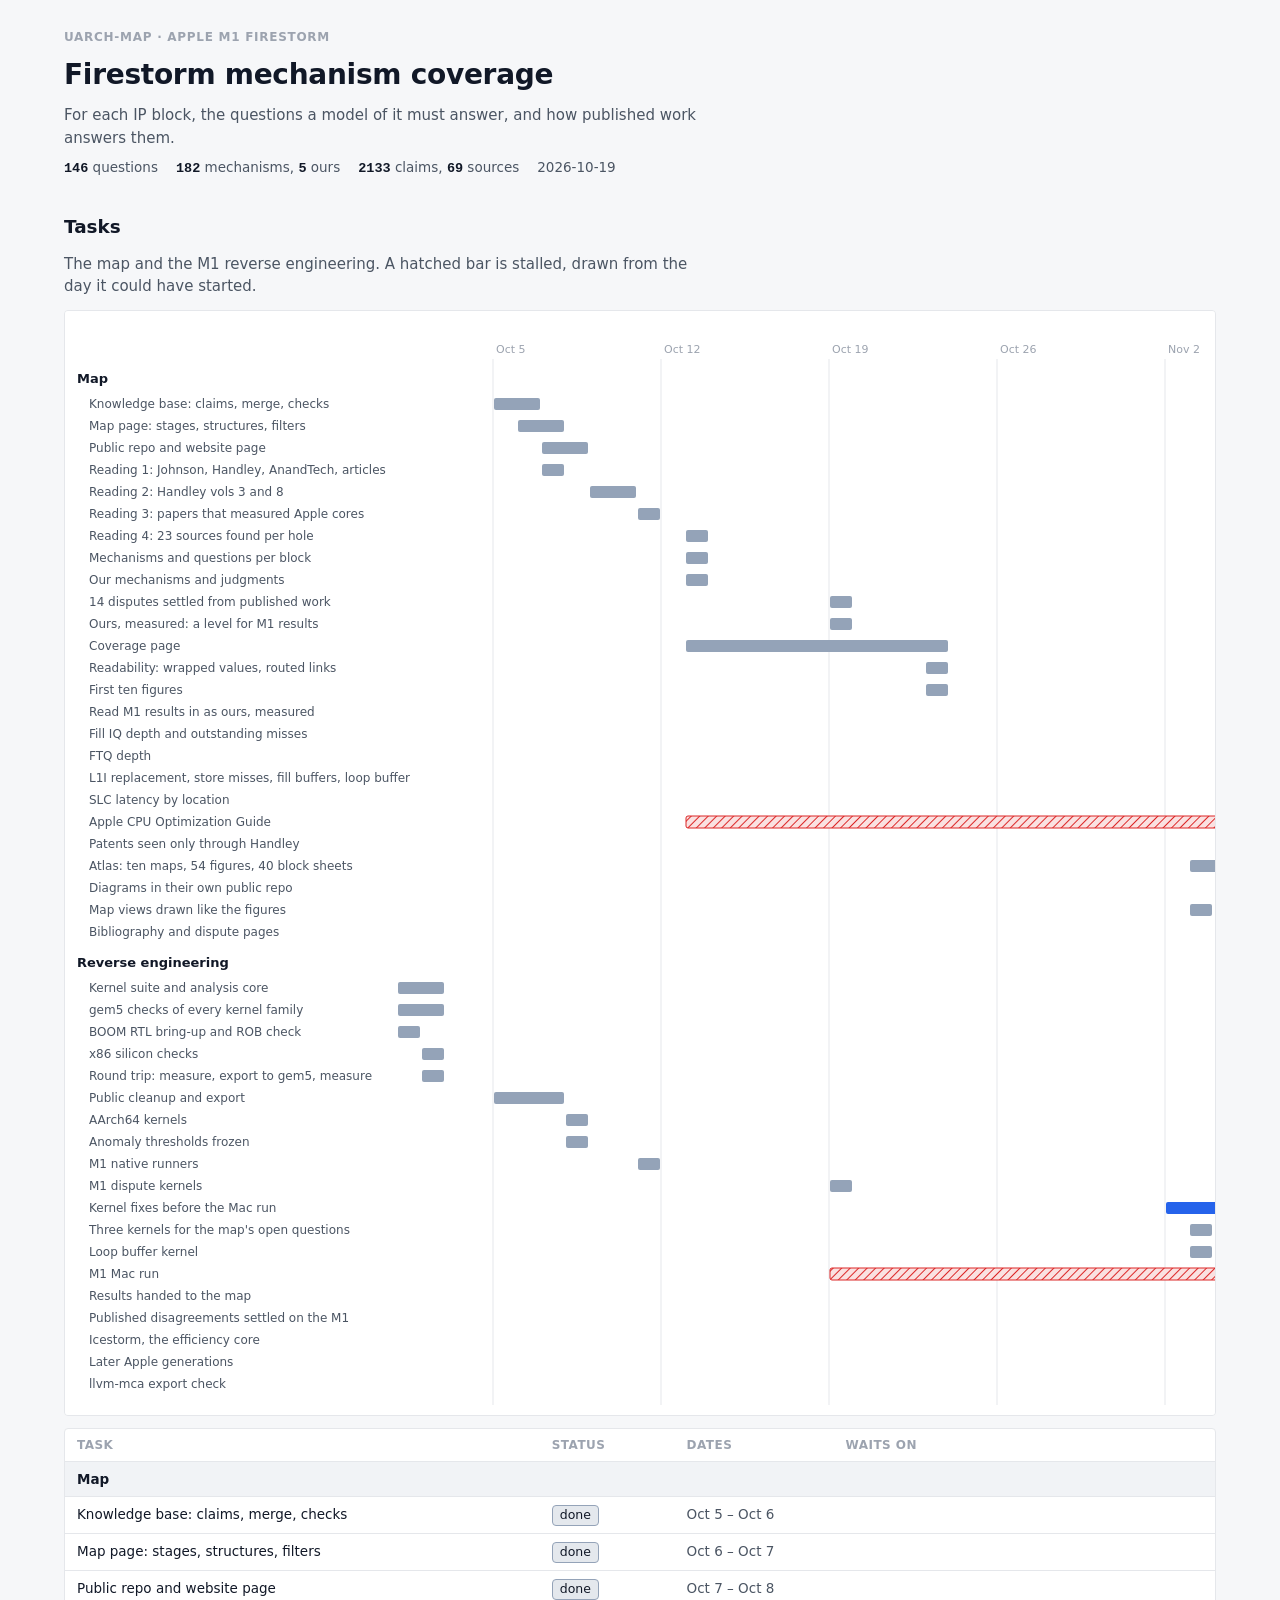
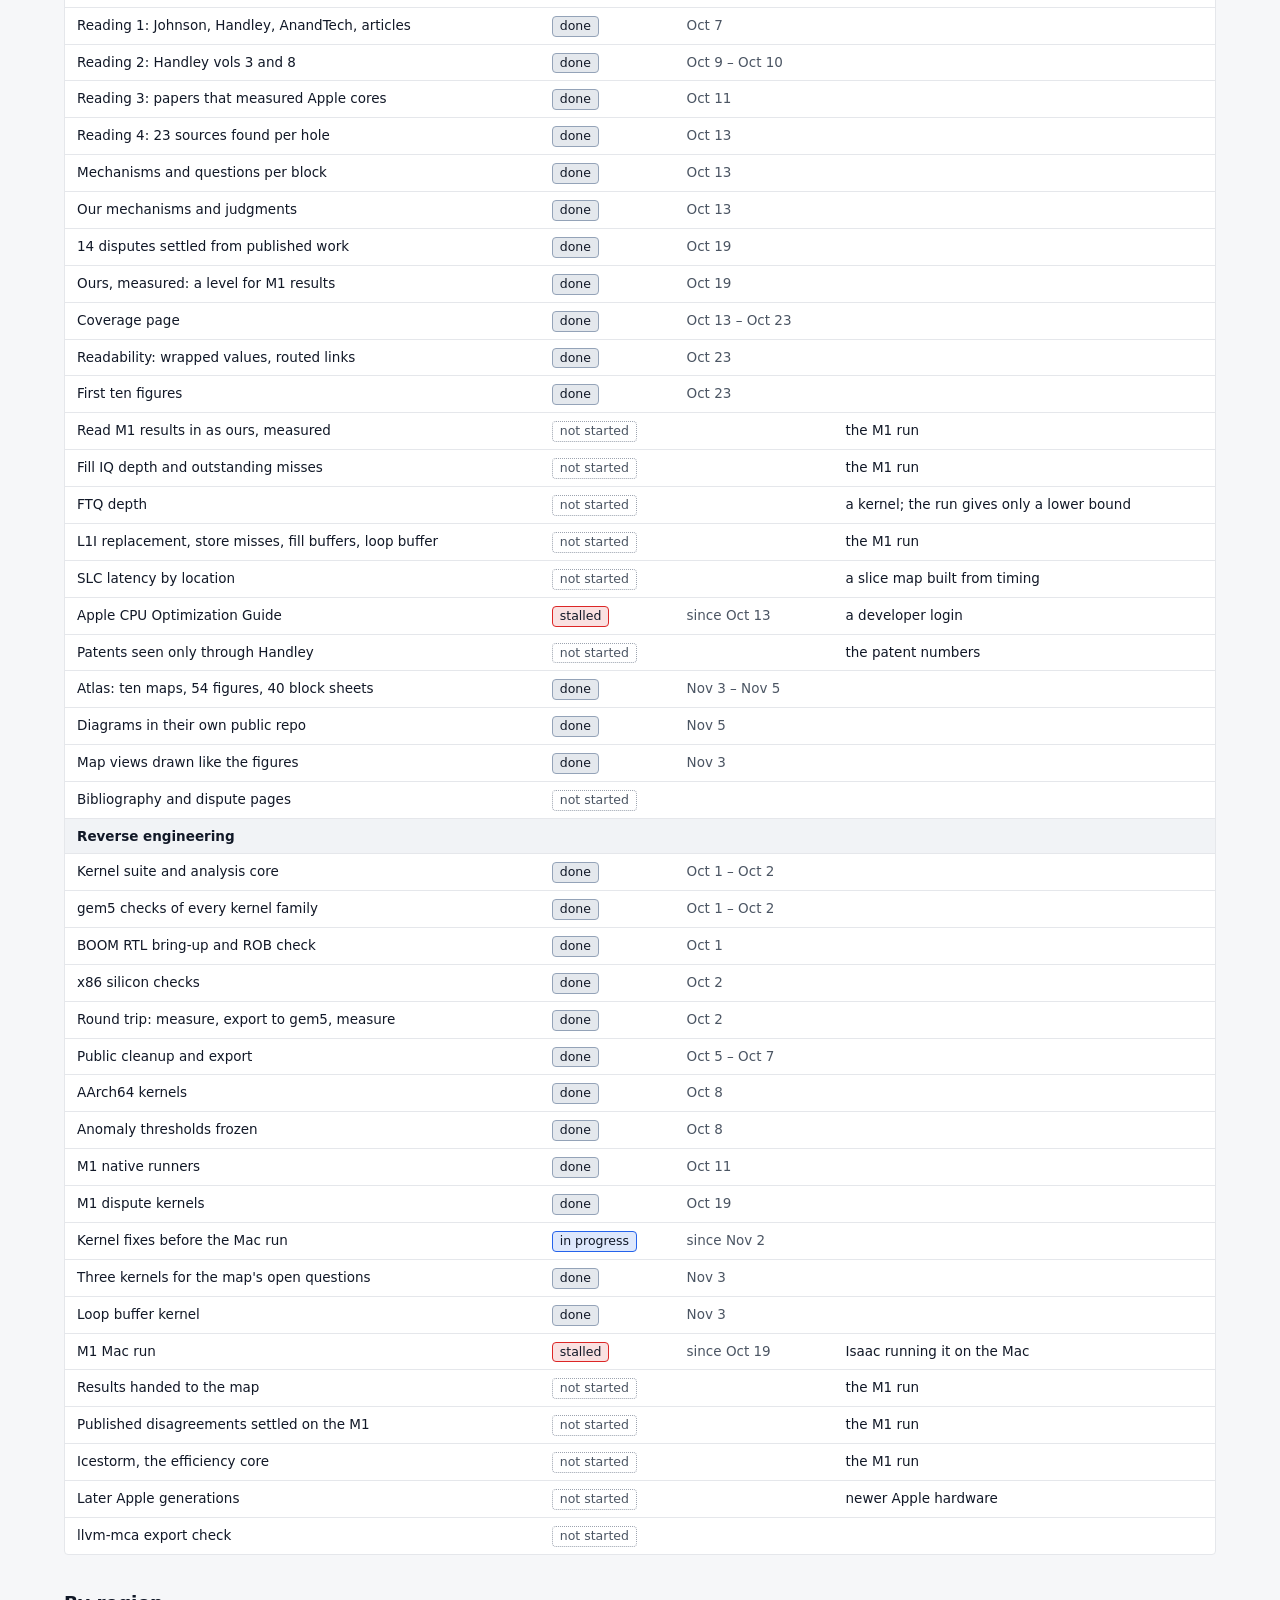
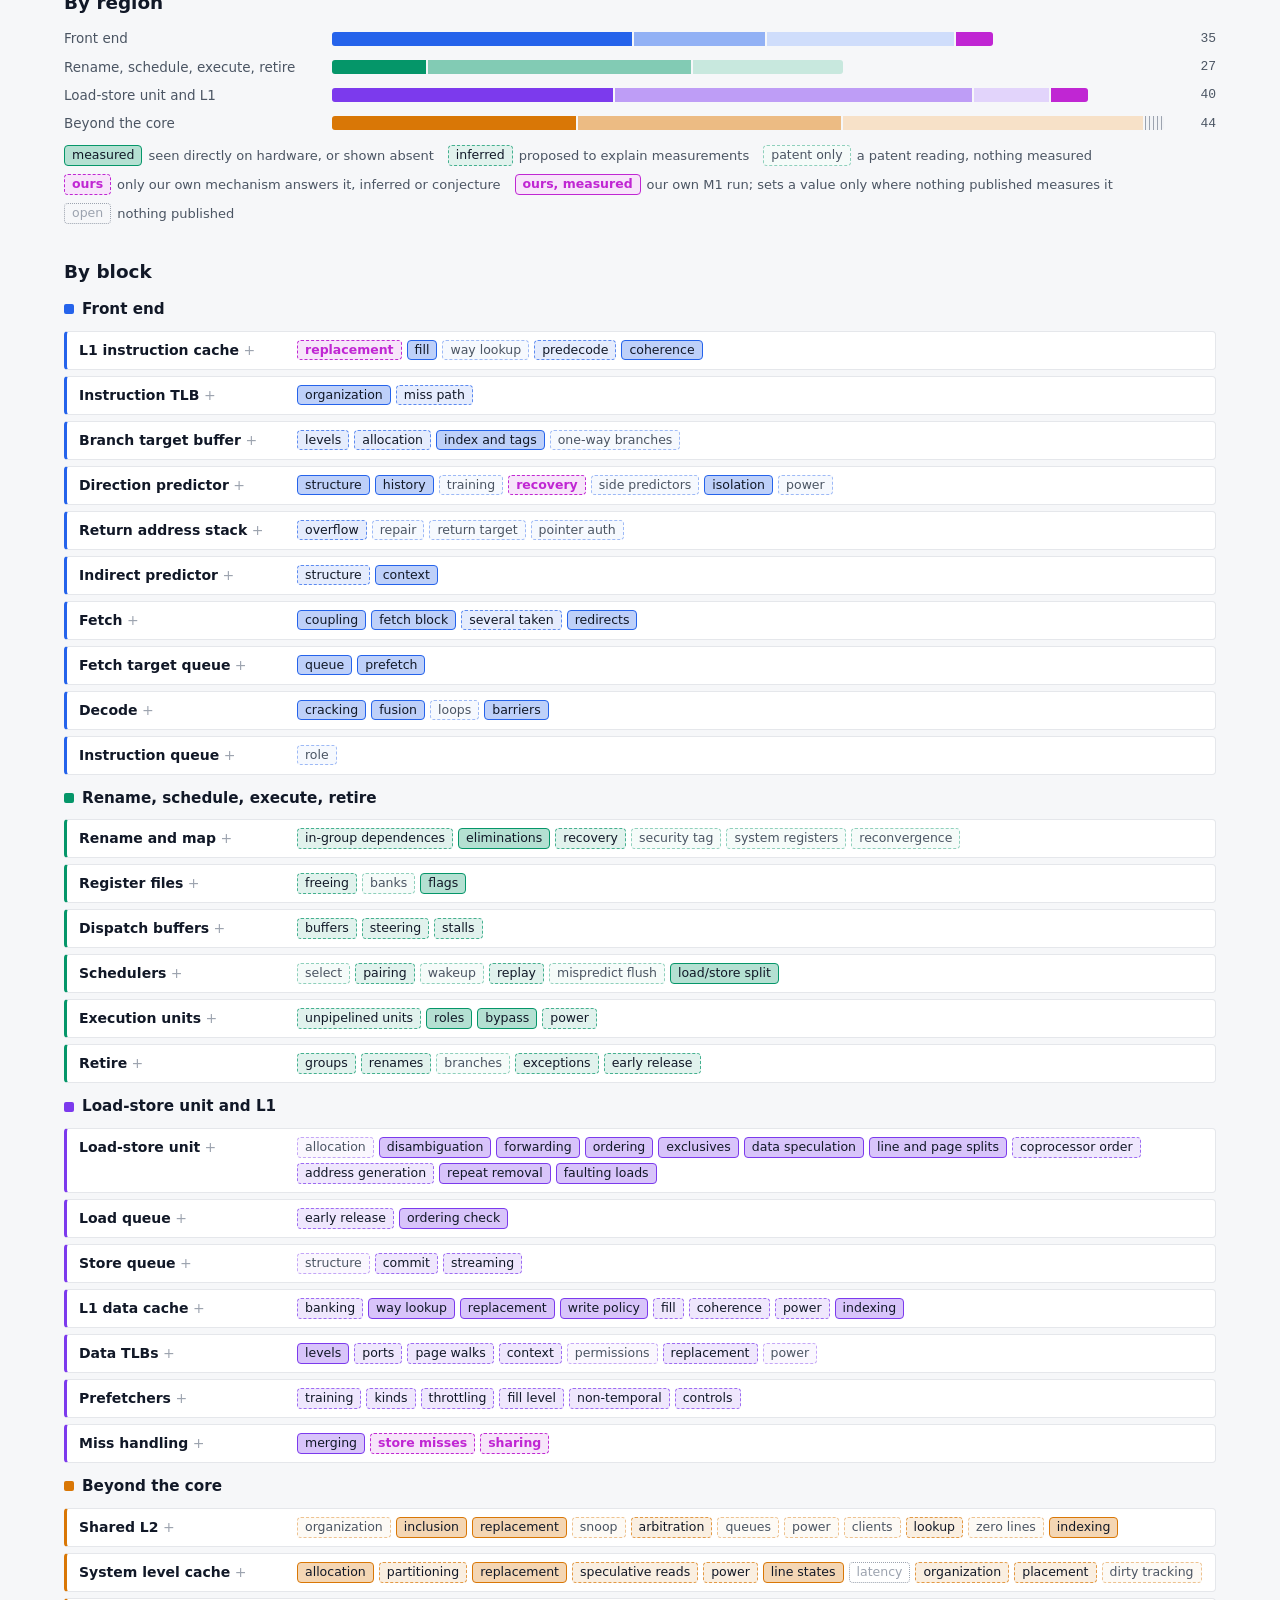
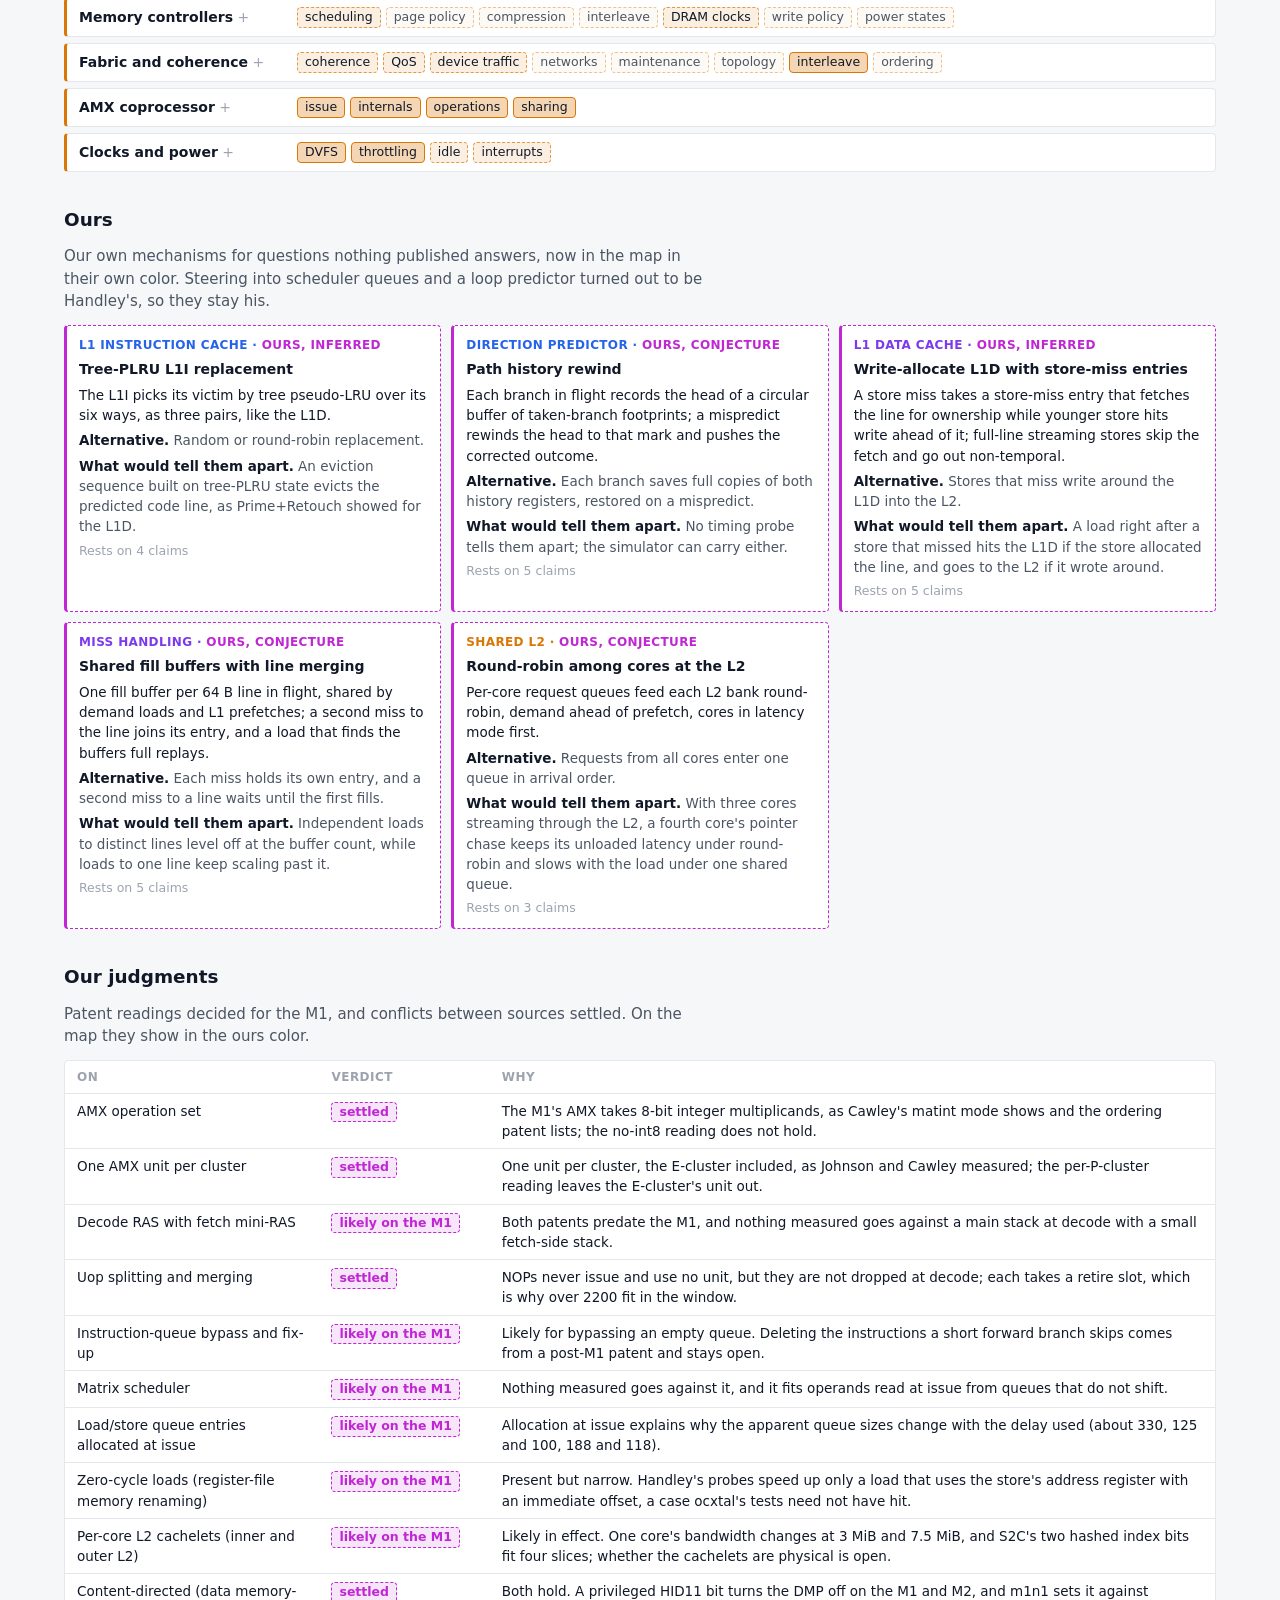
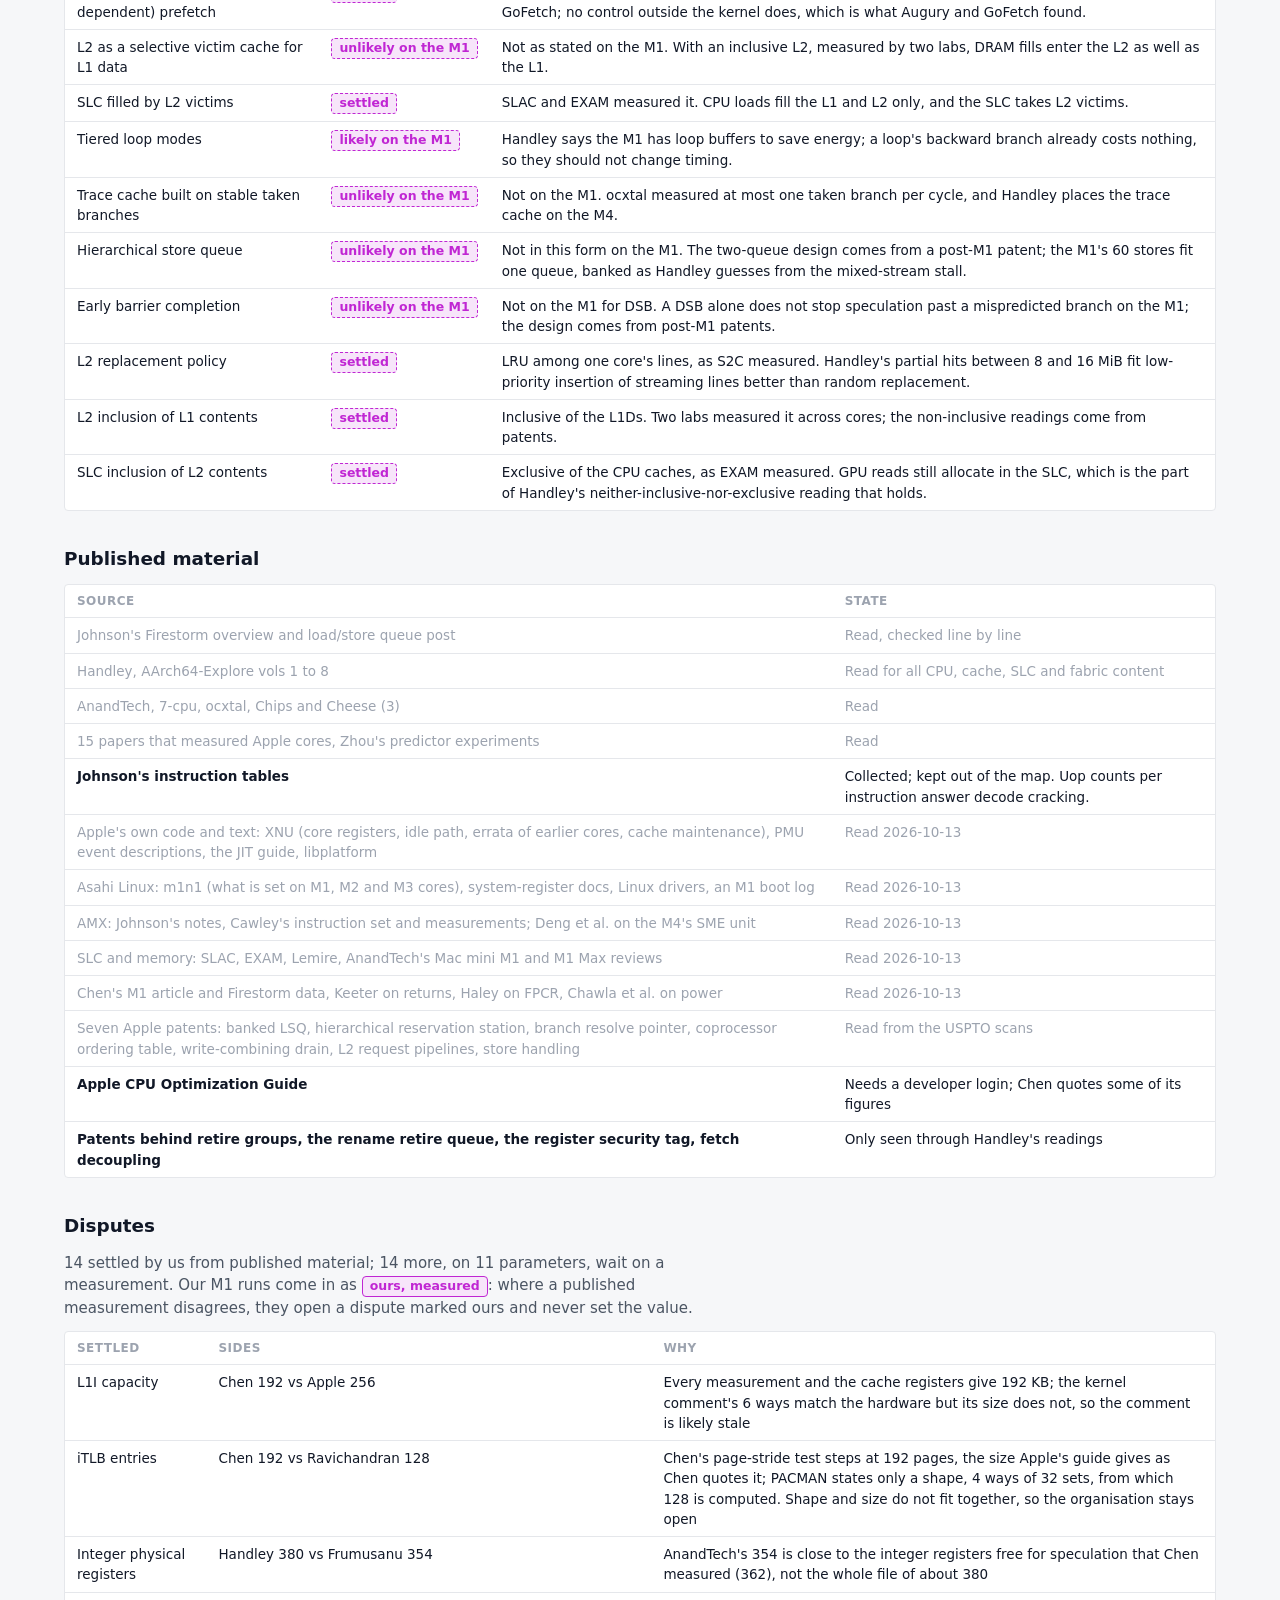
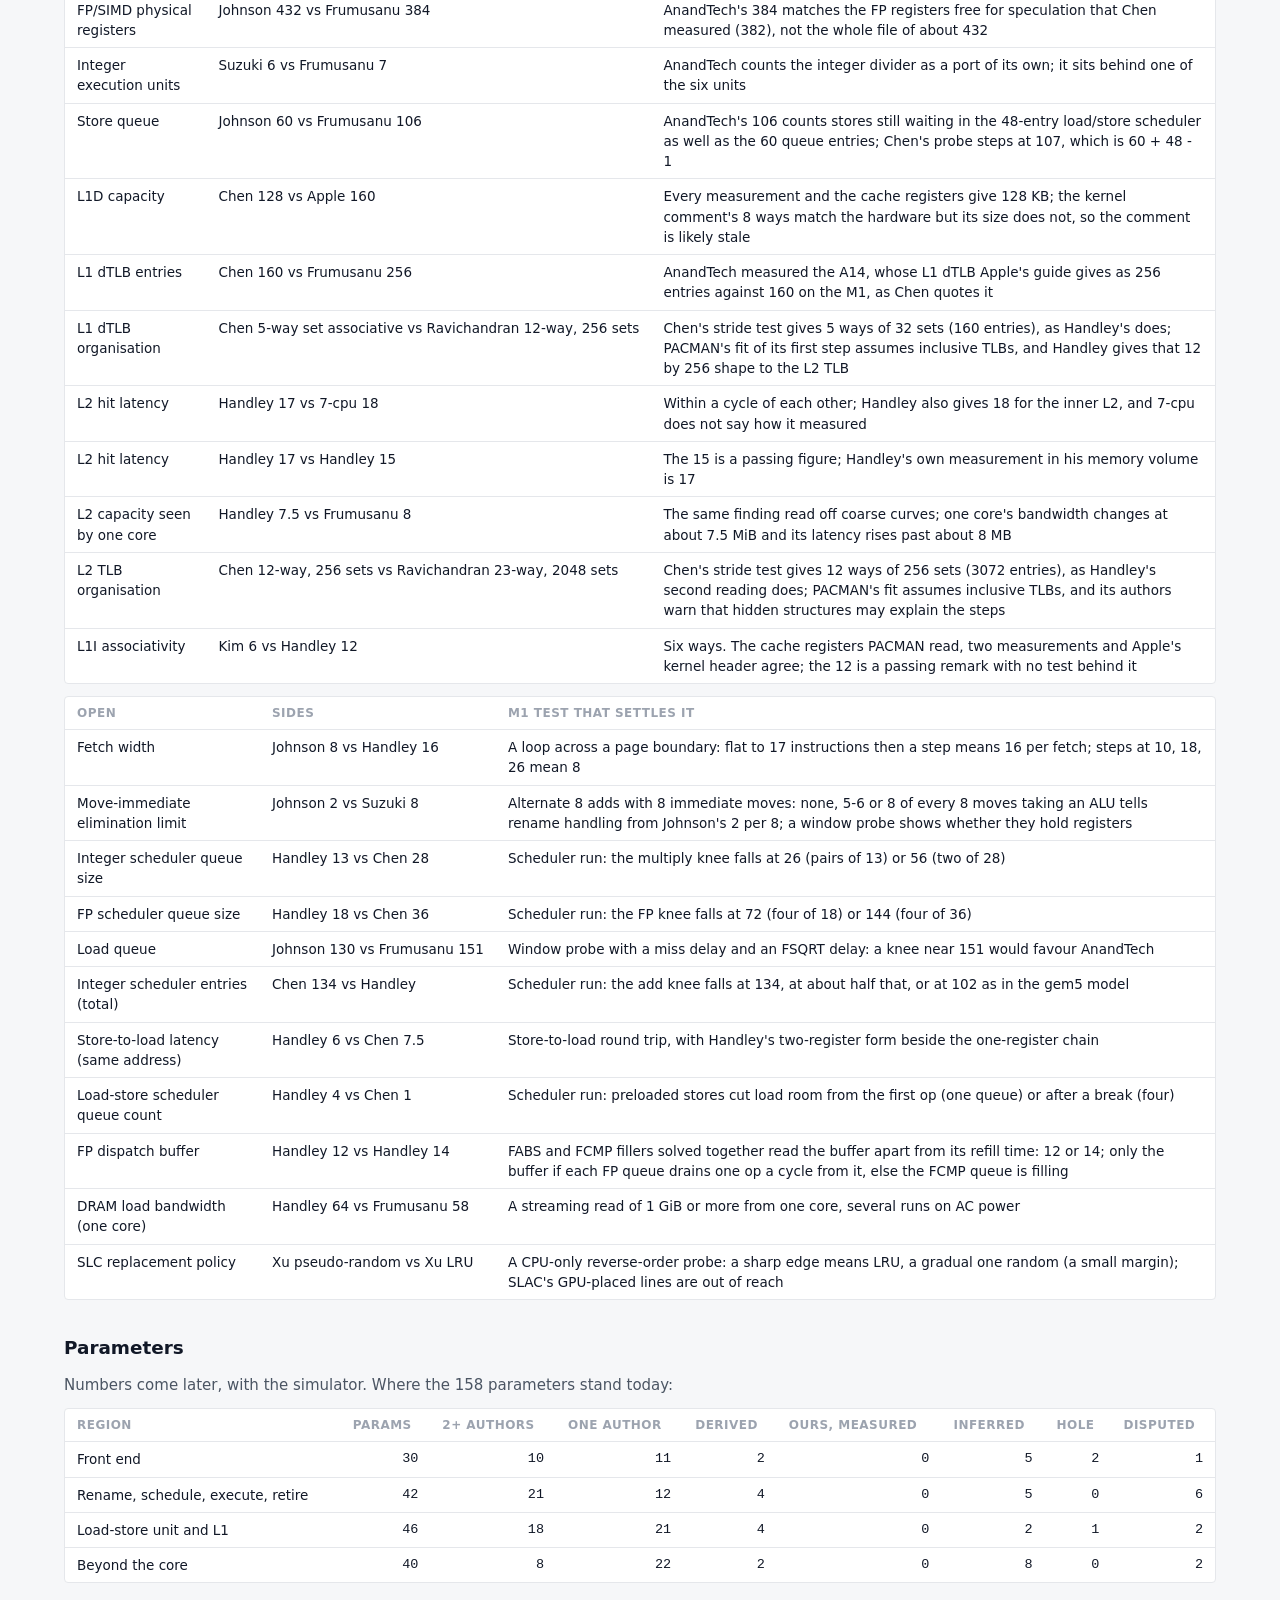
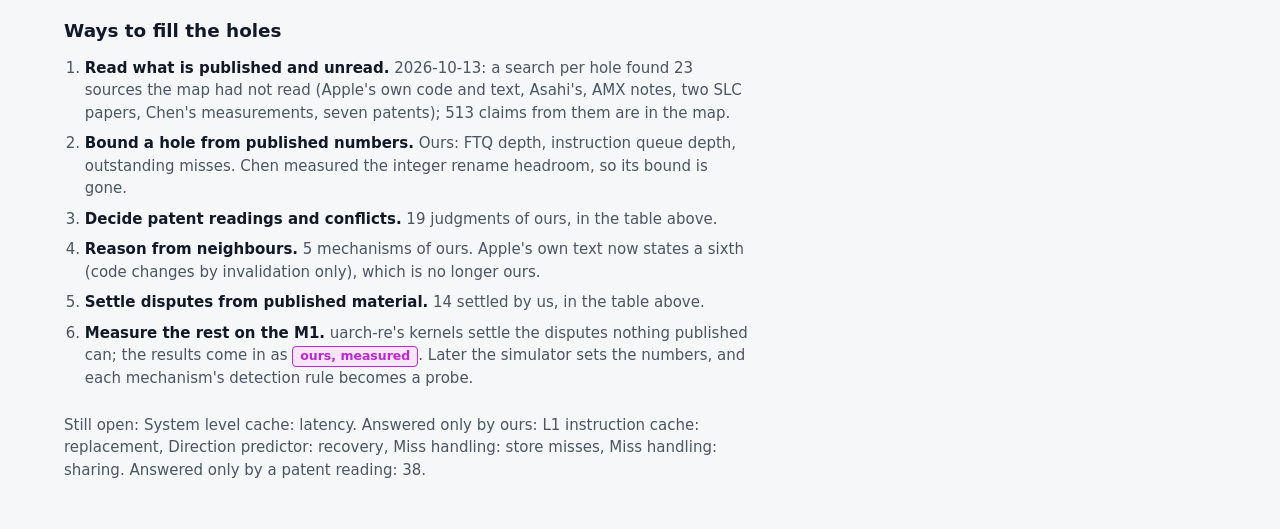
<file: public/uarch-map/coverage-7a2030/index.html>
<!doctype html>
<html lang="en">
<head>
<meta charset="utf-8">
<meta name="viewport" content="width=device-width, initial-scale=1">
<meta name="robots" content="noindex, nofollow">
<title>Firestorm Mechanism Coverage</title>
<style>body { margin: 0; }</style>
<style>
/* One column of sections; hue marks the region, fill and outline mark how a mechanism is known (as on the map). */
:root {
  --bg: #f6f7f9; --surface: #ffffff; --raise: #f1f3f6;
  --ink: #111827; --ink-2: #4b5563; --ink-3: #9ca3af;
  --line: #e5e7eb; --edge: #6b7280; --link: #2563eb;
  --c-frontend: #2563eb; --c-backend: #059669; --c-lsu: #7c3aed; --c-beyond: #d97706;
  --ours: #c026d3;
  --w-done: #94a3b8; --w-stall: #dc2626;
  --font-ui: system-ui, -apple-system, "Segoe UI", Roboto, "Helvetica Neue", Arial, sans-serif;
  --font-num: ui-monospace, SFMono-Regular, Menlo, Consolas, "Liberation Mono", monospace;
  --hue: var(--edge);
  color-scheme: light;
}
@media (prefers-color-scheme: dark) {
  :root:not([data-theme="light"]) {
    --bg: #0b0f17; --surface: #121826; --raise: #1a2232;
    --ink: #f3f4f6; --ink-2: #c3c9d4; --ink-3: #6b7484;
    --line: #263041; --edge: #9aa3b2; --link: #60a5fa;
    --c-frontend: #60a5fa; --c-backend: #34d399; --c-lsu: #a78bfa; --c-beyond: #fbbf24;
    --ours: #e879f9;
    --w-done: #64748b; --w-stall: #f87171;
    color-scheme: dark;
  }
}
:root[data-theme="dark"] {
  --bg: #0b0f17; --surface: #121826; --raise: #1a2232;
  --ink: #f3f4f6; --ink-2: #c3c9d4; --ink-3: #6b7484;
  --line: #263041; --edge: #9aa3b2; --link: #60a5fa;
  --c-frontend: #60a5fa; --c-backend: #34d399; --c-lsu: #a78bfa; --c-beyond: #fbbf24;
  --ours: #e879f9;
  --w-done: #64748b; --w-stall: #f87171;
  color-scheme: dark;
}
body { background: var(--bg); color: var(--ink); font: 400 15px/1.5 var(--font-ui); }
.page { padding-inline: 16px; padding-block: 28px 48px; display: grid; gap: 34px; max-width: 72rem; margin-inline: auto; }
a { color: var(--link); text-underline-offset: 2px; }
:focus-visible { outline: 2px solid var(--link); outline-offset: 2px; }
h1, h2, h3 { text-wrap: balance; margin: 0; }
h1 { font-size: 1.75rem; font-weight: 650; letter-spacing: -0.01em; }
h2 { font-size: 1.15rem; font-weight: 650; }
h3 { font-size: 0.95rem; font-weight: 650; }
p { margin: 0; max-width: 68ch; color: var(--ink-2); }
.eyebrow { font-size: 12px; letter-spacing: 0.06em; text-transform: uppercase; color: var(--ink-3); font-weight: 600; }
.masthead { display: grid; gap: 8px; }
.stats { display: flex; flex-wrap: wrap; gap: 6px 18px; font-size: 13.5px; color: var(--ink-2); }
.stats b { font-family: var(--font-num); font-weight: 600; color: var(--ink); font-variant-numeric: tabular-nums; }
section { display: grid; gap: 12px; min-width: 0; }

.r-frontend { --hue: var(--c-frontend); }
.r-backend { --hue: var(--c-backend); }
.r-lsu { --hue: var(--c-lsu); }
.r-beyond { --hue: var(--c-beyond); }

/* evidence states */
.chip, .st { display: inline-block; border-radius: 4px; font-size: 12.5px; line-height: 1.35; padding: 1px 7px; border: 1px solid transparent; white-space: nowrap; }
.s-measured { background: color-mix(in srgb, var(--hue) 30%, var(--surface)); border: 1.5px solid var(--hue); color: var(--ink); }
.s-inferred { background: color-mix(in srgb, var(--hue) 12%, var(--surface)); border: 1px dashed color-mix(in srgb, var(--hue) 75%, var(--surface)); color: var(--ink); }
.s-patent { background: color-mix(in srgb, var(--hue) 4%, var(--surface)); border: 1px dashed color-mix(in srgb, var(--hue) 45%, var(--surface)); color: var(--ink-2); }
.s-ours { background: color-mix(in srgb, var(--ours) 12%, var(--surface)); border: 1.5px dashed var(--ours); color: var(--ours); font-weight: 600; }
.s-ours-m { background: color-mix(in srgb, var(--ours) 12%, var(--surface)); border: 1.5px solid var(--ours); color: var(--ours); font-weight: 600; }
td.sides { white-space: nowrap; }
.s-open { background: transparent; border: 1px dotted var(--ink-3); color: var(--ink-3); }

.legend { display: flex; flex-wrap: wrap; gap: 8px 14px; align-items: center; font-size: 13px; color: var(--ink-2); }
.legend .item { display: inline-flex; gap: 6px; align-items: center; }

.summary { display: grid; gap: 8px; }
.srow { display: grid; grid-template-columns: minmax(9rem, 16rem) minmax(0, 1fr) 2.5rem; gap: 12px; align-items: center; }
.sname { font-size: 13.5px; color: var(--ink-2); }
.track { min-width: 0; }
.bar { display: flex; height: 14px; border-radius: 3px; overflow: hidden; gap: 2px; }
.bar .seg { min-width: 3px; border: 0; padding: 0; border-radius: 0; }
.bar .s-measured { background: var(--hue); }
.bar .s-inferred { background: color-mix(in srgb, var(--hue) 50%, var(--surface)); }
.bar .s-patent { background: color-mix(in srgb, var(--hue) 22%, var(--surface)); }
.bar .s-ours { background: var(--ours); }
.bar .s-open { background: repeating-linear-gradient(90deg, var(--ink-3) 0 1px, var(--raise) 1px 4px); }
.num { font-family: var(--font-num); font-size: 13px; color: var(--ink-2); text-align: right; font-variant-numeric: tabular-nums; }
@media (max-width: 560px) { .srow { grid-template-columns: minmax(0, 1fr) 2.5rem; } .sname { grid-column: 1 / -1; } }

.region { gap: 6px; }
.rh { color: var(--ink); display: flex; align-items: center; gap: 8px; padding-bottom: 4px; }
.rh::before { content: ""; width: 10px; height: 10px; border-radius: 2px; background: var(--hue); }
details.blk { background: var(--surface); border: 1px solid var(--line); border-left: 3px solid var(--hue); border-radius: 4px; }
details.blk > summary { list-style: none; cursor: pointer; display: grid; grid-template-columns: minmax(9rem, 13rem) minmax(0, 1fr); gap: 10px; padding: 8px 12px; align-items: start; }
details.blk > summary::-webkit-details-marker { display: none; }
details.blk[open] > summary { border-bottom: 1px solid var(--line); }
.bname { font-weight: 600; font-size: 14px; }
.bname::after { content: " +"; color: var(--ink-3); font-weight: 400; }
details[open] .bname::after { content: " \2212"; }
.prop { display: inline-block; font-size: 11px; font-weight: 500; color: var(--ink-3); border: 1px solid var(--line); border-radius: 3px; padding: 0 5px; margin-left: 4px; vertical-align: 1px; }
.chips { display: flex; flex-wrap: wrap; gap: 5px; min-width: 0; }
@media (max-width: 640px) { details.blk > summary { grid-template-columns: minmax(0, 1fr); } }

.tbl { overflow-x: auto; }
table { border-collapse: collapse; width: 100%; font-size: 13.5px; }
th, td { text-align: left; vertical-align: top; padding: 7px 12px; border-bottom: 1px solid var(--line); }
th { font-size: 12px; font-weight: 600; color: var(--ink-3); text-transform: uppercase; letter-spacing: 0.04em; }
tbody tr:last-child td { border-bottom: 0; }
td.asp { white-space: nowrap; font-weight: 600; }
.ans + .ans { margin-top: 4px; }
.ans i { font-style: normal; font-size: 11px; color: var(--hue); border: 1px solid var(--hue); border-radius: 3px; padding: 0 4px; }
.none { color: var(--ink-3); }
td.n { font-family: var(--font-num); text-align: right; font-variant-numeric: tabular-nums; }
.card { background: var(--surface); border: 1px solid var(--line); border-radius: 4px; }

.imagine { display: grid; gap: 10px; grid-template-columns: repeat(auto-fill, minmax(min(100%, 21rem), 1fr)); }
.idea { background: var(--surface); border: 1px dashed var(--ours); border-left: 3px solid var(--ours); border-radius: 4px; padding: 10px 12px; display: grid; gap: 5px; align-content: start; }
.idea b { color: var(--ink); font-weight: 600; }
.ours-word { color: var(--ours); }
.idea .rests { font-size: 12.5px; color: var(--ink-3); }
.idea h3 { font-size: 14px; }
.idea .where { font-size: 12px; color: var(--hue); font-weight: 600; letter-spacing: 0.03em; text-transform: uppercase; }
.idea p { font-size: 13.5px; }
.idea .ask { color: var(--ink); }

ol.plan { margin: 0; padding-left: 1.3rem; display: grid; gap: 8px; max-width: 70ch; }
ol.plan li { color: var(--ink-2); }
ol.plan b { color: var(--ink); }
p.left-list { margin: 12px 0 0; color: var(--ink-2); max-width: 70ch; }
.done { color: var(--ink-3); }
.left td:first-child { font-weight: 600; }
/* tasks: chart and table */
.w-wrap { padding: 10px 12px; }
.w-chart { display: block; font: 12px var(--font-ui); }
.w-chart .w-track { font-weight: 650; font-size: 13px; fill: var(--ink); }
.w-chart .w-label { fill: var(--ink-2); }
.w-chart .w-tick { fill: var(--ink-3); font-size: 11px; }
.w-chart .w-asof-t { fill: var(--ink); font-weight: 600; }
.w-chart .w-grid { stroke: var(--line); }
.w-chart .w-asof { stroke: var(--ink-2); stroke-dasharray: 3 3; }
.w-chart .w-done { fill: var(--w-done); }
.w-chart .w-progress { fill: var(--link); }
.w-chart .w-stalled { fill: url(#w-hatch); stroke: var(--w-stall); }
.w-chart .w-hatch-bg { fill: color-mix(in srgb, var(--w-stall) 14%, var(--surface)); }
.w-chart .w-hatch-ln { stroke: var(--w-stall); stroke-width: 2; }
.w-chart .w-todo { fill: var(--surface); stroke: var(--ink-3); stroke-dasharray: 2 1.5; }
.w-chart .w-mark-stalled { fill: url(#w-hatch); stroke: var(--w-stall); stroke-dasharray: none; }
.st.w-st-done { background: color-mix(in srgb, var(--w-done) 25%, var(--surface)); border: 1px solid var(--w-done); color: var(--ink); }
.st.w-st-progress { background: color-mix(in srgb, var(--link) 15%, var(--surface)); border: 1px solid var(--link); color: var(--ink); }
.st.w-st-stalled { background: color-mix(in srgb, var(--w-stall) 14%, var(--surface)); border: 1px solid var(--w-stall); color: var(--ink); }
.st.w-st-todo { border: 1px dotted var(--ink-3); color: var(--ink-2); }
tr.w-grp td { font-weight: 650; color: var(--ink); background: var(--raise); }
td.w-when { white-space: nowrap; font-variant-numeric: tabular-nums; color: var(--ink-2); }
</style>
</head>
<body>
<main class="page">
  <header class="masthead">
    <div class="eyebrow">uarch-map &middot; Apple M1 Firestorm</div>
    <h1>Firestorm mechanism coverage</h1>
    <p>For each IP block, the questions a model of it must answer, and how published work answers them.</p>
    <div class="stats"><span><b>146</b> questions</span><span><b>182</b> mechanisms, <b>5</b> ours</span><span><b>2133</b> claims, <b>69</b> sources</span><span>2026-10-19</span></div>
  </header>

    <section>
    <h2>Tasks</h2>
    <p>The map and the M1 reverse engineering. A hatched bar is stalled, drawn from the day it could have started.</p>
    <div class="tbl card w-wrap"><svg class="w-chart" viewBox="0 -14 1264 1084" width="1264" height="1084" role="img" aria-label="Tasks over time"><defs><pattern id="w-hatch" width="6" height="6" patternUnits="userSpaceOnUse" patternTransform="rotate(45)"><rect class="w-hatch-bg" width="6" height="6"/><line class="w-hatch-ln" x1="0" y1="0" x2="0" y2="6"/></pattern></defs><line class="w-grid" x1="416" y1="24" x2="416" y2="1070"/><text class="w-tick" x="419" y="18">Oct 5</text><line class="w-grid" x1="584" y1="24" x2="584" y2="1070"/><text class="w-tick" x="587" y="18">Oct 12</text><line class="w-grid" x1="752" y1="24" x2="752" y2="1070"/><text class="w-tick" x="755" y="18">Oct 19</text><line class="w-grid" x1="920" y1="24" x2="920" y2="1070"/><text class="w-tick" x="923" y="18">Oct 26</text><line class="w-grid" x1="1088" y1="24" x2="1088" y2="1070"/><text class="w-tick" x="1091" y="18">Nov 2</text><line class="w-grid" x1="1256" y1="24" x2="1256" y2="1070"/><text class="w-tick" x="1259" y="18">Nov 9</text><line class="w-asof" x1="1184" y1="8" x2="1184" y2="1070"/><text class="w-tick w-asof-t" x="1188" y="6">Nov 5</text><text class="w-track" x="0" y="48">Map</text><text class="w-label" x="12" y="73">Knowledge base: claims, merge, checks</text><rect class="w-done" x="417" y="63" width="46" height="12" rx="2"/><text class="w-label" x="12" y="95">Map page: stages, structures, filters</text><rect class="w-done" x="441" y="85" width="46" height="12" rx="2"/><text class="w-label" x="12" y="117">Public repo and website page</text><rect class="w-done" x="465" y="107" width="46" height="12" rx="2"/><text class="w-label" x="12" y="139">Reading 1: Johnson, Handley, AnandTech, articles</text><rect class="w-done" x="465" y="129" width="22" height="12" rx="2"/><text class="w-label" x="12" y="161">Reading 2: Handley vols 3 and 8</text><rect class="w-done" x="513" y="151" width="46" height="12" rx="2"/><text class="w-label" x="12" y="183">Reading 3: papers that measured Apple cores</text><rect class="w-done" x="561" y="173" width="22" height="12" rx="2"/><text class="w-label" x="12" y="205">Reading 4: 23 sources found per hole</text><rect class="w-done" x="609" y="195" width="22" height="12" rx="2"/><text class="w-label" x="12" y="227">Mechanisms and questions per block</text><rect class="w-done" x="609" y="217" width="22" height="12" rx="2"/><text class="w-label" x="12" y="249">Our mechanisms and judgments</text><rect class="w-done" x="609" y="239" width="22" height="12" rx="2"/><text class="w-label" x="12" y="271">14 disputes settled from published work</text><rect class="w-done" x="753" y="261" width="22" height="12" rx="2"/><text class="w-label" x="12" y="293">Ours, measured: a level for M1 results</text><rect class="w-done" x="753" y="283" width="22" height="12" rx="2"/><text class="w-label" x="12" y="315">Coverage page</text><rect class="w-done" x="609" y="305" width="262" height="12" rx="2"/><text class="w-label" x="12" y="337">Readability: wrapped values, routed links</text><rect class="w-done" x="849" y="327" width="22" height="12" rx="2"/><text class="w-label" x="12" y="359">First ten figures</text><rect class="w-done" x="849" y="349" width="22" height="12" rx="2"/><text class="w-label" x="12" y="381">Read M1 results in as ours, measured</text><path class="w-todo w-mark-todo" d="M1196.0 372.0 L1201.0 377.0 L1196.0 382.0 L1191.0 377.0 Z"/><text class="w-label" x="12" y="403">Fill IQ depth and outstanding misses</text><path class="w-todo w-mark-todo" d="M1196.0 394.0 L1201.0 399.0 L1196.0 404.0 L1191.0 399.0 Z"/><text class="w-label" x="12" y="425">FTQ depth</text><path class="w-todo w-mark-todo" d="M1196.0 416.0 L1201.0 421.0 L1196.0 426.0 L1191.0 421.0 Z"/><text class="w-label" x="12" y="447">L1I replacement, store misses, fill buffers, loop buffer</text><path class="w-todo w-mark-todo" d="M1196.0 438.0 L1201.0 443.0 L1196.0 448.0 L1191.0 443.0 Z"/><text class="w-label" x="12" y="469">SLC latency by location</text><path class="w-todo w-mark-todo" d="M1196.0 460.0 L1201.0 465.0 L1196.0 470.0 L1191.0 465.0 Z"/><text class="w-label" x="12" y="491">Apple CPU Optimization Guide</text><rect class="w-stalled" x="609" y="481" width="574" height="12" rx="2"/><text class="w-label" x="12" y="513">Patents seen only through Handley</text><path class="w-todo w-mark-todo" d="M1196.0 504.0 L1201.0 509.0 L1196.0 514.0 L1191.0 509.0 Z"/><text class="w-label" x="12" y="535">Atlas: ten maps, 54 figures, 40 block sheets</text><rect class="w-done" x="1113" y="525" width="70" height="12" rx="2"/><text class="w-label" x="12" y="557">Diagrams in their own public repo</text><rect class="w-done" x="1161" y="547" width="22" height="12" rx="2"/><text class="w-label" x="12" y="579">Map views drawn like the figures</text><rect class="w-done" x="1113" y="569" width="22" height="12" rx="2"/><text class="w-label" x="12" y="601">Bibliography and dispute pages</text><path class="w-todo w-mark-todo" d="M1196.0 592.0 L1201.0 597.0 L1196.0 602.0 L1191.0 597.0 Z"/><text class="w-track" x="0" y="632">Reverse engineering</text><text class="w-label" x="12" y="657">Kernel suite and analysis core</text><rect class="w-done" x="321" y="647" width="46" height="12" rx="2"/><text class="w-label" x="12" y="679">gem5 checks of every kernel family</text><rect class="w-done" x="321" y="669" width="46" height="12" rx="2"/><text class="w-label" x="12" y="701">BOOM RTL bring-up and ROB check</text><rect class="w-done" x="321" y="691" width="22" height="12" rx="2"/><text class="w-label" x="12" y="723">x86 silicon checks</text><rect class="w-done" x="345" y="713" width="22" height="12" rx="2"/><text class="w-label" x="12" y="745">Round trip: measure, export to gem5, measure</text><rect class="w-done" x="345" y="735" width="22" height="12" rx="2"/><text class="w-label" x="12" y="767">Public cleanup and export</text><rect class="w-done" x="417" y="757" width="70" height="12" rx="2"/><text class="w-label" x="12" y="789">AArch64 kernels</text><rect class="w-done" x="489" y="779" width="22" height="12" rx="2"/><text class="w-label" x="12" y="811">Anomaly thresholds frozen</text><rect class="w-done" x="489" y="801" width="22" height="12" rx="2"/><text class="w-label" x="12" y="833">M1 native runners</text><rect class="w-done" x="561" y="823" width="22" height="12" rx="2"/><text class="w-label" x="12" y="855">M1 dispute kernels</text><rect class="w-done" x="753" y="845" width="22" height="12" rx="2"/><text class="w-label" x="12" y="877">Kernel fixes before the Mac run</text><rect class="w-progress" x="1089" y="867" width="94" height="12" rx="2"/><text class="w-label" x="12" y="899">Three kernels for the map&#x27;s open questions</text><rect class="w-done" x="1113" y="889" width="22" height="12" rx="2"/><text class="w-label" x="12" y="921">Loop buffer kernel</text><rect class="w-done" x="1113" y="911" width="22" height="12" rx="2"/><text class="w-label" x="12" y="943">M1 Mac run</text><rect class="w-stalled" x="753" y="933" width="430" height="12" rx="2"/><text class="w-label" x="12" y="965">Results handed to the map</text><path class="w-todo w-mark-todo" d="M1196.0 956.0 L1201.0 961.0 L1196.0 966.0 L1191.0 961.0 Z"/><text class="w-label" x="12" y="987">Published disagreements settled on the M1</text><path class="w-todo w-mark-todo" d="M1196.0 978.0 L1201.0 983.0 L1196.0 988.0 L1191.0 983.0 Z"/><text class="w-label" x="12" y="1009">Icestorm, the efficiency core</text><path class="w-todo w-mark-todo" d="M1196.0 1000.0 L1201.0 1005.0 L1196.0 1010.0 L1191.0 1005.0 Z"/><text class="w-label" x="12" y="1031">Later Apple generations</text><path class="w-todo w-mark-todo" d="M1196.0 1022.0 L1201.0 1027.0 L1196.0 1032.0 L1191.0 1027.0 Z"/><text class="w-label" x="12" y="1053">llvm-mca export check</text><path class="w-todo w-mark-todo" d="M1196.0 1044.0 L1201.0 1049.0 L1196.0 1054.0 L1191.0 1049.0 Z"/></svg></div>
    <div class="tbl card"><table>
      <thead><tr><th>Task</th><th>Status</th><th>Dates</th><th>Waits on</th></tr></thead>
      <tbody><tr class="w-grp"><td colspan="4">Map</td></tr><tr><td>Knowledge base: claims, merge, checks</td><td><span class="st w-st-done">done</span></td><td class="w-when">Oct 5 – Oct 6</td><td></td></tr><tr><td>Map page: stages, structures, filters</td><td><span class="st w-st-done">done</span></td><td class="w-when">Oct 6 – Oct 7</td><td></td></tr><tr><td>Public repo and website page</td><td><span class="st w-st-done">done</span></td><td class="w-when">Oct 7 – Oct 8</td><td></td></tr><tr><td>Reading 1: Johnson, Handley, AnandTech, articles</td><td><span class="st w-st-done">done</span></td><td class="w-when">Oct 7</td><td></td></tr><tr><td>Reading 2: Handley vols 3 and 8</td><td><span class="st w-st-done">done</span></td><td class="w-when">Oct 9 – Oct 10</td><td></td></tr><tr><td>Reading 3: papers that measured Apple cores</td><td><span class="st w-st-done">done</span></td><td class="w-when">Oct 11</td><td></td></tr><tr><td>Reading 4: 23 sources found per hole</td><td><span class="st w-st-done">done</span></td><td class="w-when">Oct 13</td><td></td></tr><tr><td>Mechanisms and questions per block</td><td><span class="st w-st-done">done</span></td><td class="w-when">Oct 13</td><td></td></tr><tr><td>Our mechanisms and judgments</td><td><span class="st w-st-done">done</span></td><td class="w-when">Oct 13</td><td></td></tr><tr><td>14 disputes settled from published work</td><td><span class="st w-st-done">done</span></td><td class="w-when">Oct 19</td><td></td></tr><tr><td>Ours, measured: a level for M1 results</td><td><span class="st w-st-done">done</span></td><td class="w-when">Oct 19</td><td></td></tr><tr><td>Coverage page</td><td><span class="st w-st-done">done</span></td><td class="w-when">Oct 13 – Oct 23</td><td></td></tr><tr><td>Readability: wrapped values, routed links</td><td><span class="st w-st-done">done</span></td><td class="w-when">Oct 23</td><td></td></tr><tr><td>First ten figures</td><td><span class="st w-st-done">done</span></td><td class="w-when">Oct 23</td><td></td></tr><tr><td>Read M1 results in as ours, measured</td><td><span class="st w-st-todo">not started</span></td><td class="w-when"></td><td>the M1 run</td></tr><tr><td>Fill IQ depth and outstanding misses</td><td><span class="st w-st-todo">not started</span></td><td class="w-when"></td><td>the M1 run</td></tr><tr><td>FTQ depth</td><td><span class="st w-st-todo">not started</span></td><td class="w-when"></td><td>a kernel; the run gives only a lower bound</td></tr><tr><td>L1I replacement, store misses, fill buffers, loop buffer</td><td><span class="st w-st-todo">not started</span></td><td class="w-when"></td><td>the M1 run</td></tr><tr><td>SLC latency by location</td><td><span class="st w-st-todo">not started</span></td><td class="w-when"></td><td>a slice map built from timing</td></tr><tr><td>Apple CPU Optimization Guide</td><td><span class="st w-st-stalled">stalled</span></td><td class="w-when">since Oct 13</td><td>a developer login</td></tr><tr><td>Patents seen only through Handley</td><td><span class="st w-st-todo">not started</span></td><td class="w-when"></td><td>the patent numbers</td></tr><tr><td>Atlas: ten maps, 54 figures, 40 block sheets</td><td><span class="st w-st-done">done</span></td><td class="w-when">Nov 3 – Nov 5</td><td></td></tr><tr><td>Diagrams in their own public repo</td><td><span class="st w-st-done">done</span></td><td class="w-when">Nov 5</td><td></td></tr><tr><td>Map views drawn like the figures</td><td><span class="st w-st-done">done</span></td><td class="w-when">Nov 3</td><td></td></tr><tr><td>Bibliography and dispute pages</td><td><span class="st w-st-todo">not started</span></td><td class="w-when"></td><td></td></tr><tr class="w-grp"><td colspan="4">Reverse engineering</td></tr><tr><td>Kernel suite and analysis core</td><td><span class="st w-st-done">done</span></td><td class="w-when">Oct 1 – Oct 2</td><td></td></tr><tr><td>gem5 checks of every kernel family</td><td><span class="st w-st-done">done</span></td><td class="w-when">Oct 1 – Oct 2</td><td></td></tr><tr><td>BOOM RTL bring-up and ROB check</td><td><span class="st w-st-done">done</span></td><td class="w-when">Oct 1</td><td></td></tr><tr><td>x86 silicon checks</td><td><span class="st w-st-done">done</span></td><td class="w-when">Oct 2</td><td></td></tr><tr><td>Round trip: measure, export to gem5, measure</td><td><span class="st w-st-done">done</span></td><td class="w-when">Oct 2</td><td></td></tr><tr><td>Public cleanup and export</td><td><span class="st w-st-done">done</span></td><td class="w-when">Oct 5 – Oct 7</td><td></td></tr><tr><td>AArch64 kernels</td><td><span class="st w-st-done">done</span></td><td class="w-when">Oct 8</td><td></td></tr><tr><td>Anomaly thresholds frozen</td><td><span class="st w-st-done">done</span></td><td class="w-when">Oct 8</td><td></td></tr><tr><td>M1 native runners</td><td><span class="st w-st-done">done</span></td><td class="w-when">Oct 11</td><td></td></tr><tr><td>M1 dispute kernels</td><td><span class="st w-st-done">done</span></td><td class="w-when">Oct 19</td><td></td></tr><tr><td>Kernel fixes before the Mac run</td><td><span class="st w-st-progress">in progress</span></td><td class="w-when">since Nov 2</td><td></td></tr><tr><td>Three kernels for the map&#x27;s open questions</td><td><span class="st w-st-done">done</span></td><td class="w-when">Nov 3</td><td></td></tr><tr><td>Loop buffer kernel</td><td><span class="st w-st-done">done</span></td><td class="w-when">Nov 3</td><td></td></tr><tr><td>M1 Mac run</td><td><span class="st w-st-stalled">stalled</span></td><td class="w-when">since Oct 19</td><td>Isaac running it on the Mac</td></tr><tr><td>Results handed to the map</td><td><span class="st w-st-todo">not started</span></td><td class="w-when"></td><td>the M1 run</td></tr><tr><td>Published disagreements settled on the M1</td><td><span class="st w-st-todo">not started</span></td><td class="w-when"></td><td>the M1 run</td></tr><tr><td>Icestorm, the efficiency core</td><td><span class="st w-st-todo">not started</span></td><td class="w-when"></td><td>the M1 run</td></tr><tr><td>Later Apple generations</td><td><span class="st w-st-todo">not started</span></td><td class="w-when"></td><td>newer Apple hardware</td></tr><tr><td>llvm-mca export check</td><td><span class="st w-st-todo">not started</span></td><td class="w-when"></td><td></td></tr></tbody>
    </table></div>
  </section>


  <section>
    <h2>By region</h2>
    <div class="summary"><div class="srow"><span class="sname">Front end</span><div class="track"><div class="bar r-frontend" style="width:79.5%"><span class="seg s-measured" style="flex:16" title="measured: 16"></span><span class="seg s-inferred" style="flex:7" title="inferred: 7"></span><span class="seg s-patent" style="flex:10" title="patent only: 10"></span><span class="seg s-ours" style="flex:2" title="ours: 2"></span></div></div><span class="num">35</span></div><div class="srow"><span class="sname">Rename, schedule, execute, retire</span><div class="track"><div class="bar r-backend" style="width:61.4%"><span class="seg s-measured" style="flex:5" title="measured: 5"></span><span class="seg s-inferred" style="flex:14" title="inferred: 14"></span><span class="seg s-patent" style="flex:8" title="patent only: 8"></span></div></div><span class="num">27</span></div><div class="srow"><span class="sname">Load-store unit and L1</span><div class="track"><div class="bar r-lsu" style="width:90.9%"><span class="seg s-measured" style="flex:15" title="measured: 15"></span><span class="seg s-inferred" style="flex:19" title="inferred: 19"></span><span class="seg s-patent" style="flex:4" title="patent only: 4"></span><span class="seg s-ours" style="flex:2" title="ours: 2"></span></div></div><span class="num">40</span></div><div class="srow"><span class="sname">Beyond the core</span><div class="track"><div class="bar r-beyond" style="width:100.0%"><span class="seg s-measured" style="flex:13" title="measured: 13"></span><span class="seg s-inferred" style="flex:14" title="inferred: 14"></span><span class="seg s-patent" style="flex:16" title="patent only: 16"></span><span class="seg s-open" style="flex:1" title="open: 1"></span></div></div><span class="num">44</span></div></div>
    <div class="legend">
      <span class="item"><span class="chip s-measured r-backend">measured</span> seen directly on hardware, or shown absent</span>
      <span class="item"><span class="chip s-inferred r-backend">inferred</span> proposed to explain measurements</span>
      <span class="item"><span class="chip s-patent r-backend">patent only</span> a patent reading, nothing measured</span>
      <span class="item"><span class="chip s-ours">ours</span> only our own mechanism answers it, inferred or conjecture</span>
      <span class="item"><span class="chip s-ours-m">ours, measured</span> our own M1 run; sets a value only where nothing published measures it</span>
      <span class="item"><span class="chip s-open">open</span> nothing published</span>
    </div>
  </section>

  <section>
    <h2>By block</h2>
    <section class="region"><h3 class="rh r-frontend">Front end</h3><details class="blk r-frontend"><summary><span class="bname">L1 instruction cache</span><span class="chips"><span class="chip s-ours" title="Which line a fill replaces">replacement</span><span class="chip s-measured" title="How lines come in (demand only, next-line, prediction-directed prefetch)">fill</span><span class="chip s-patent" title="How the way is found (way prediction or parallel lookup)">way lookup</span><span class="chip s-inferred" title="What is stored beside each line (predecode, branch marks)">predecode</span><span class="chip s-measured" title="How stores to code and cache maintenance reach the L1I">coherence</span></span></summary><div class="tbl"><table><thead><tr><th>Aspect</th><th>Question</th><th>Answered by</th></tr></thead><tbody><tr><td class="asp">replacement</td><td>Which line a fill replaces</td><td><div class="ans"><span class="st s-ours">ours, inferred</span> <b>Tree-PLRU L1I replacement</b>: The L1I picks its victim by tree pseudo-LRU over its six ways, as three pairs, like the L1D.</div></td></tr><tr><td class="asp">fill</td><td>How lines come in (demand only, next-line, prediction-directed prefetch)</td><td><div class="ans"><span class="st s-measured">absent</span> <b>Decoupled fetch with fetch-directed prefetch</b>: Fetch is not fully decoupled from branch prediction on the M1.</div><div class="ans"><span class="st s-inferred">inferred</span> <b>Fetch-directed prefetch present</b>: False</div><div class="ans"><span class="st s-inferred">inferred</span> <b>Scan-on-fill next-fetch predictor</b>: Prefetched instruction lines are scanned for branches before their first use.</div><div class="ans"><span class="st s-patent">patent only</span> <b>Cold-start fetch and predictor mode</b>: After power-up with empty caches, each instruction miss to the L2 brings three lines, and a new branch is written into four TAGE entries instead of one or two.</div></td></tr><tr><td class="asp">way lookup</td><td>How the way is found (way prediction or parallel lookup)</td><td><div class="ans"><span class="st s-patent">patent only</span> <b>I-cache way and translation from predictors</b>: The fetch predictor and a sequential way predictor supply the I-cache way and translation, so most fetches read one way and skip the iTLB and tag lookups.</div></td></tr><tr><td class="asp">predecode</td><td>What is stored beside each line (predecode, branch marks)</td><td><div class="ans"><span class="st s-inferred">inferred</span> <b>Scan-on-fill next-fetch predictor</b>: Prefetched instruction lines are scanned for branches before their first use.</div><div class="ans"><span class="st s-patent">patent only</span> <b>Biased-branch filtering in the front end</b>: Branches, indirect branches and CSELs that always go one way are marked at the I-cache, handled as jumps, NOPs or moves, kept out of the main predictors and checked on a lightweight branch unit.</div><div class="ans"><span class="st s-patent">patent only</span> <b>I-cache predecode on fill</b>: Lines are predecoded on fill: calls and returns are marked, PC-relative branch targets keep their low 14 bits, and all undefined encodings become one value.</div></td></tr><tr><td class="asp">coherence</td><td>How stores to code and cache maintenance reach the L1I</td><td><div class="ans"><span class="st s-measured">measured</span> <b>Code changes by invalidation only</b>: The L1I does not snoop stores: code written as data runs only after it is invalidated by line. The data side is coherent to the point of unification, so no data-cache clean is needed first.</div></td></tr></tbody></table></div></details><details class="blk r-frontend"><summary><span class="bname">Instruction TLB</span><span class="chips"><span class="chip s-measured" title="User and kernel iTLBs and their shape">organization</span><span class="chip s-inferred" title="Where an iTLB miss goes (L1 dTLB, L2 TLB, walker)">miss path</span></span></summary><div class="tbl"><table><thead><tr><th>Aspect</th><th>Question</th><th>Answered by</th></tr></thead><tbody><tr><td class="asp">organization</td><td>User and kernel iTLBs and their shape</td><td><div class="ans"><span class="st s-measured">measured</span> <b>iTLB organisation</b>: 4-way, 32 sets</div></td></tr><tr><td class="asp">miss path</td><td>Where an iTLB miss goes (L1 dTLB, L2 TLB, walker)</td><td><div class="ans"><span class="st s-inferred">inferred</span> <b>L1 dTLB as backing store for the iTLBs</b>: Translations evicted from the user or kernel L1 iTLB move into the shared L1 dTLB; loads cannot see the iTLB itself.</div></td></tr></tbody></table></div></details><details class="blk r-frontend"><summary><span class="bname">Branch target buffer</span><span class="chips"><span class="chip s-inferred" title="The BTB tiers and what a hit in each costs">levels</span><span class="chip s-inferred" title="Which branches get entries and when (decode, retire, line fill)">allocation</span><span class="chip s-measured" title="Indexing, tags, aliasing and context">index and tags</span><span class="chip s-patent" title="Special handling of branches that always go one way">one-way branches</span></span></summary><div class="tbl"><table><thead><tr><th>Aspect</th><th>Question</th><th>Answered by</th></tr></thead><tbody><tr><td class="asp">levels</td><td>The BTB tiers and what a hit in each costs</td><td><div class="ans"><span class="st s-inferred">inferred</span> <b>Branch targets tied to the L1I</b>: A branch that misses the first-level BTB takes its target from the L1I, with a two-cycle bubble.</div></td></tr><tr><td class="asp">allocation</td><td>Which branches get entries and when (decode, retire, line fill)</td><td><div class="ans"><span class="st s-inferred">inferred</span> <b>Scan-on-fill next-fetch predictor</b>: Prefetched instruction lines are scanned for branches before their first use.</div><div class="ans"><span class="st s-patent">patent only</span> <b>Fetch-predictor training and hysteresis</b>: The slower predictors that check the fetch predictor also write it; hysteresis keeps an entry until it is wrong twice, and a new entry meeting a strong set goes to a FIFO overflow table.</div></td></tr><tr><td class="asp">index and tags</td><td>Indexing, tags, aliasing and context</td><td><div class="ans"><span class="st s-measured">measured</span> <b>Phantom fetch on non-branches</b>: A non-branch at the address of a trained branch redirects fetch to the trained target, which is fetched but never executed.</div><div class="ans"><span class="st s-inferred">inferred</span> <b>Next-fetch-predictor fetch groups</b>: The fetch predictor, indexed and tagged by the fetch PC, gives the next fetch group&#x27;s target, length and ending branch type; one group, ending at a taken branch, is fetched per cycle.</div></td></tr><tr><td class="asp">one-way branches</td><td>Special handling of branches that always go one way</td><td><div class="ans"><span class="st s-patent">patent only</span> <b>Biased-branch filtering in the front end</b>: Branches, indirect branches and CSELs that always go one way are marked at the I-cache, handled as jumps, NOPs or moves, kept out of the main predictors and checked on a lightweight branch unit.</div></td></tr></tbody></table></div></details><details class="blk r-frontend"><summary><span class="bname">Direction predictor</span><span class="chips"><span class="chip s-measured" title="Tables, tags and how the provider is chosen">structure</span><span class="chip s-measured" title="What the history holds and how it updates">history</span><span class="chip s-patent" title="When entries train and allocate (execute or retire; on mispredict)">training</span><span class="chip s-ours" title="How speculative history is repaired after a mispredict">recovery</span><span class="chip s-patent" title="Side predictors (loop predictor, statistical corrector)">side predictors</span><span class="chip s-measured" title="Context or privilege isolation">isolation</span><span class="chip s-patent" title="How the branch predictors save energy (clock gating from fetch-predictor hints, staged table lookup, tables powered off)">power</span></span></summary><div class="tbl"><table><thead><tr><th>Aspect</th><th>Question</th><th>Answered by</th></tr></thead><tbody><tr><td class="asp">structure</td><td>Tables, tags and how the provider is chosen</td><td><div class="ans"><span class="st s-measured">measured</span> <b>Direction predictor type</b>: tage-like</div><div class="ans"><span class="st s-measured">measured</span> <b>TAGE table layout</b>: Six tagged tables, each with its own associativity, are indexed by PC bits 18:2 and history and split by PC bit 6, so two branches in one block are read together.</div></td></tr><tr><td class="asp">history</td><td>What the history holds and how it updates</td><td><div class="ans"><span class="st s-measured">measured</span> <b>Path history register (shift-and-XOR)</b>: The 100-bit history shifts and XORs in branch address bits, not outcomes.</div></td></tr><tr><td class="asp">training</td><td>When entries train and allocate (execute or retire; on mispredict)</td><td><div class="ans"><span class="st s-patent">patent only</span> <b>Branch information tables and retire-time training</b>: Each branch carries its predictor indices and state from decode to retire in branch information tables; predictors train at retire, only on mispredictions or weak predictions.</div><div class="ans"><span class="st s-patent">patent only</span> <b>Cold-start fetch and predictor mode</b>: After power-up with empty caches, each instruction miss to the L2 brings three lines, and a new branch is written into four TAGE entries instead of one or two.</div></td></tr><tr><td class="asp">recovery</td><td>How speculative history is repaired after a mispredict</td><td><div class="ans"><span class="st s-ours">ours, conjecture</span> <b>Path history rewind</b>: Each branch in flight records the head of a circular buffer of taken-branch footprints; a mispredict rewinds the head to that mark and pushes the corrected outcome.</div></td></tr><tr><td class="asp">side predictors</td><td>Side predictors (loop predictor, statistical corrector)</td><td><div class="ans"><span class="st s-patent">patent only</span> <b>Companion loop predictor</b>: A small loop predictor beside TAGE takes over in loops so the TAGE tables can be shut down soon after loop mode starts.</div></td></tr><tr><td class="asp">isolation</td><td>Context or privilege isolation</td><td><div class="ans"><span class="st s-measured">absent</span> <b>Branch predictor context isolation</b>: The conditional predictor keeps no privilege or process tag.</div></td></tr><tr><td class="asp">power</td><td>How the branch predictors save energy (clock gating from fetch-predictor hints, staged table lookup, tables powered off)</td><td><div class="ans"><span class="st s-patent">patent only</span> <b>Predictor power gating</b>: Fetch-predictor entries record which predictors the coming groups need so the others are clock-gated, and TAGE tables are probed in stages or powered off when little used.</div></td></tr></tbody></table></div></details><details class="blk r-frontend"><summary><span class="bname">Return address stack</span><span class="chips"><span class="chip s-inferred" title="What happens when calls nest deeper than the stack">overflow</span><span class="chip s-patent" title="How the stack is repaired after wrong-path calls and returns">repair</span><span class="chip s-patent" title="How fetch after a return gets its target and fetch-group length">return target</span><span class="chip s-patent" title="How pointer authentication of return addresses interacts with the return stack">pointer auth</span></span></summary><div class="tbl"><table><thead><tr><th>Aspect</th><th>Question</th><th>Answered by</th></tr></thead><tbody><tr><td class="asp">overflow</td><td>What happens when calls nest deeper than the stack</td><td><div class="ans"><span class="st s-inferred">inferred</span> <b>Return stack cleared on overflow</b>: Once calls nest deeper than the return stack, call and return time rises sharply, read as the core clearing the stack on overflow.</div><div class="ans"><span class="st s-patent">patent only</span> <b>Decode RAS with fetch mini-RAS</b>: The main return stack is kept at decode, and a small fetch-side stack covers only returns whose calls decode has not yet seen.</div></td></tr><tr><td class="asp">repair</td><td>How the stack is repaired after wrong-path calls and returns</td><td><div class="ans"><span class="st s-patent">patent only</span> <b>Decode RAS with fetch mini-RAS</b>: The main return stack is kept at decode, and a small fetch-side stack covers only returns whose calls decode has not yet seen.</div></td></tr><tr><td class="asp">return target</td><td>How fetch after a return gets its target and fetch-group length</td><td><div class="ans"><span class="st s-patent">patent only</span> <b>Return fetch table</b>: Fetch groups ending in a return sit in a separate table holding no target or length; the RAS gives the target, and fetch after the return assumes the maximum length.</div></td></tr><tr><td class="asp">pointer auth</td><td>How pointer authentication of return addresses interacts with the return stack</td><td><div class="ans"><span class="st s-patent">patent only</span> <b>Pointer authentication at the RAS</b>: Pointer authentication codes in the high bits of return addresses are checked in the logic that pushes and pops the return stack.</div></td></tr></tbody></table></div></details><details class="blk r-frontend"><summary><span class="bname">Indirect predictor</span><span class="chips"><span class="chip s-inferred" title="Structure and history used for indirect targets">structure</span><span class="chip s-measured" title="Context tagging and checks">context</span></span></summary><div class="tbl"><table><thead><tr><th>Aspect</th><th>Question</th><th>Answered by</th></tr></thead><tbody><tr><td class="asp">structure</td><td>Structure and history used for indirect targets</td><td><div class="ans"><span class="st s-inferred">inferred</span> <b>Indirect predictor type</b>: ittage-like</div><div class="ans"><span class="st s-patent">patent only</span> <b>Tagged history tables for indirect targets</b>: Indirect targets come from tagged tables indexed by PC and path history, with usefulness bits and hysteresis that keeps a target until it misses twice.</div><div class="ans"><span class="st s-patent">patent only</span> <b>objc_msgSend method predictor</b> <i>M2</i>: For one configured hot indirect branch, a predict uop hashes the class and selector registers into a method cache that redirects fetch; the M1 lacks it.</div></td></tr><tr><td class="asp">context</td><td>Context tagging and checks</td><td><div class="ans"><span class="st s-measured">measured</span> <b>Indirect target context check</b>: Indirect-predictor entries are shared across privilege levels and ASIDs; a target trained in another context is fetched but not executed.</div></td></tr></tbody></table></div></details><details class="blk r-frontend"><summary><span class="bname">Fetch</span><span class="chips"><span class="chip s-measured" title="How prediction steers fetch (coupled or decoupled)">coupling</span><span class="chip s-measured" title="What one fetch delivers (alignment, line crossing, stop at taken branch)">fetch block</span><span class="chip s-inferred" title="Whether more than one taken branch can be fetched per cycle">several taken</span><span class="chip s-measured" title="How redirects (mispredict, BTB miss, decode-time correction) flow back to fetch">redirects</span></span></summary><div class="tbl"><table><thead><tr><th>Aspect</th><th>Question</th><th>Answered by</th></tr></thead><tbody><tr><td class="asp">coupling</td><td>How prediction steers fetch (coupled or decoupled)</td><td><div class="ans"><span class="st s-measured">absent</span> <b>Decoupled fetch with fetch-directed prefetch</b>: Fetch is not fully decoupled from branch prediction on the M1.</div></td></tr><tr><td class="asp">fetch block</td><td>What one fetch delivers (alignment, line crossing, stop at taken branch)</td><td><div class="ans"><span class="st s-measured">measured</span> <b>Fetch split at page boundaries</b> <i>new</i>: A fetch that crosses a page boundary takes two cycles, one per page; within a page fetch delivers up to 16 instructions, one 64 B line, per cycle.</div><div class="ans"><span class="st s-inferred">inferred</span> <b>Next-fetch-predictor fetch groups</b>: The fetch predictor, indexed and tagged by the fetch PC, gives the next fetch group&#x27;s target, length and ending branch type; one group, ending at a taken branch, is fetched per cycle.</div></td></tr><tr><td class="asp">several taken</td><td>Whether more than one taken branch can be fetched per cycle</td><td><div class="ans"><span class="st s-inferred">inferred</span> <b>Next-fetch-predictor fetch groups</b>: The fetch predictor, indexed and tagged by the fetch PC, gives the next fetch group&#x27;s target, length and ending branch type; one group, ending at a taken branch, is fetched per cycle.</div><div class="ans"><span class="st s-patent">patent only</span> <b>Trace cache built on stable taken branches</b> <i>M4</i>: Straight-line runs joined by stable taken branches are copied from the instruction queue into a trace cache, so one fetch can cross several taken branches.</div></td></tr><tr><td class="asp">redirects</td><td>How redirects (mispredict, BTB miss, decode-time correction) flow back to fetch</td><td><div class="ans"><span class="st s-measured">measured</span> <b>Wrong-path branch redirect</b>: A mispredicted indirect branch on the wrong path of an older mispredict is squashed as soon as its target is computed, and fetch moves to that target.</div><div class="ans"><span class="st s-patent">patent only</span> <b>Reuse past reconvergence</b> <i>POST-M1</i>: After a mispredicted short forward branch, loads past the reconvergence point that do not depend on the wrong path keep their values, and branch outcomes there pass to fetch.</div><div class="ans"><span class="st s-patent">patent only</span> <b>Staged fetch redirects</b>: Slower predictors and decode check the single-cycle fetch prediction and refetch in a few cycles when they disagree, well short of a flush; fetch halts when no target is known.</div></td></tr></tbody></table></div></details><details class="blk r-frontend"><summary><span class="bname">Fetch target queue</span><span class="chips"><span class="chip s-measured" title="Whether predicted addresses queue ahead of fetch">queue</span><span class="chip s-measured" title="Whether queued addresses drive I-cache prefetch">prefetch</span></span></summary><div class="tbl"><table><thead><tr><th>Aspect</th><th>Question</th><th>Answered by</th></tr></thead><tbody><tr><td class="asp">queue</td><td>Whether predicted addresses queue ahead of fetch</td><td><div class="ans"><span class="st s-measured">absent</span> <b>Decoupled fetch with fetch-directed prefetch</b>: Fetch is not fully decoupled from branch prediction on the M1.</div></td></tr><tr><td class="asp">prefetch</td><td>Whether queued addresses drive I-cache prefetch</td><td><div class="ans"><span class="st s-measured">absent</span> <b>Decoupled fetch with fetch-directed prefetch</b>: Fetch is not fully decoupled from branch prediction on the M1.</div><div class="ans"><span class="st s-inferred">inferred</span> <b>Fetch-directed prefetch present</b>: False</div></td></tr></tbody></table></div></details><details class="blk r-frontend"><summary><span class="bname">Decode</span><span class="chips"><span class="chip s-measured" title="Which instructions become several uops, and where they split">cracking</span><span class="chip s-measured" title="Which pairs fuse and at which stage">fusion</span><span class="chip s-patent" title="Loop buffer or replay of loops from a queue">loops</span><span class="chip s-measured" title="How barriers and system instructions are handled early">barriers</span></span></summary><div class="tbl"><table><thead><tr><th>Aspect</th><th>Question</th><th>Answered by</th></tr></thead><tbody><tr><td class="asp">cracking</td><td>Which instructions become several uops, and where they split</td><td><div class="ans"><span class="st s-measured">measured</span> <b>Uop splitting and merging</b>: Shifted or extended ALU ops are one uop that issues twice, LDP and fused pairs issue once, NOP and B never issue, and pre- or post-indexed accesses add a base-update uop.</div><div class="ans"><span class="st s-inferred">inferred</span> <b>Store address and store data uops</b> <i>new</i>: A store issues as a store-address uop and a store-data uop; Apple&#x27;s guide gives the P-core up to two of each per cycle beside three load uops.</div><div class="ans"><span class="st s-inferred">inferred</span> <b>Vector load pair split at cache access</b>: An LDP of Q registers is one instruction through rename and the ROB and splits into two 16 B cache requests only at cache access; an LDP of X registers stays one request.</div></td></tr><tr><td class="asp">fusion</td><td>Which pairs fuse and at which stage</td><td><div class="ans"><span class="st s-measured">measured</span> <b>Fusion rules</b>: flag-ALU+b.cc, ALU+cbz/cbnz, aese+aesmc, aesd+aesimc, aes+eor, pmull+eor, amx+amx</div><div class="ans"><span class="st s-measured">measured</span> <b>Macro-op fusion</b>: Decode spots pairs (an ALU op and a following conditional branch, cbz or cbnz; AES and PMULL pairs; AMX pairs) and Map merges them into one uop; adrp+add and mov+movk do not fuse.</div><div class="ans"><span class="st s-patent">patent only</span> <b>Load-op fusion</b> <i>POST-M1</i>: A small ALU in the load/store unit applies an ADD, XOR, shift, rotate, CBZ or TBZ decoded in the same cycle to the loaded value; the M1 has no load-op fusion.</div></td></tr><tr><td class="asp">loops</td><td>Loop buffer or replay of loops from a queue</td><td><div class="ans"><span class="st s-patent">patent only</span> <b>Tiered loop modes</b>: Loops run from the instruction queue, a loop buffer or an L0 cache.</div></td></tr><tr><td class="asp">barriers</td><td>How barriers and system instructions are handled early</td><td><div class="ans"><span class="st s-measured">measured</span> <b>Barriers that stop speculation</b>: A CSDB or ISB placed after a bounds check stops speculative execution past a mispredicted branch; a DMB or DSB on its own does not.</div><div class="ans"><span class="st s-patent">patent only</span> <b>Early barrier completion</b> <i>POST-M1</i>: ISB and DSB flush younger work at decode and complete once the relevant older instructions finish, poisoning rare conflicting instructions instead of waiting for the barrier to reach the ROB head.</div></td></tr></tbody></table></div></details><details class="blk r-frontend"><summary><span class="bname">Instruction queue</span><span class="chips"><span class="chip s-patent" title="What the queue between fetch and decode does (skid, loop source, bypass when empty)">role</span></span></summary><div class="tbl"><table><thead><tr><th>Aspect</th><th>Question</th><th>Answered by</th></tr></thead><tbody><tr><td class="asp">role</td><td>What the queue between fetch and decode does (skid, loop source, bypass when empty)</td><td><div class="ans"><span class="st s-patent">patent only</span> <b>Instruction-queue bypass and fix-up</b>: Fetch bypasses the instruction queue when it is empty; in the queue, instructions a taken short forward branch skips are deleted without resteering fetch.</div><div class="ans"><span class="st s-patent">patent only</span> <b>Tiered loop modes</b>: Loops run from the instruction queue, a loop buffer or an L0 cache.</div></td></tr></tbody></table></div></details></section><section class="region"><h3 class="rh r-backend">Rename, schedule, execute, retire</h3><details class="blk r-backend"><summary><span class="bname">Rename and map</span><span class="chips"><span class="chip s-inferred" title="How dependencies inside one 8-wide group are resolved">in-group dependences</span><span class="chip s-measured" title="Move elimination, zero idioms and immediates (how they share registers)">eliminations</span><span class="chip s-inferred" title="How the map is restored after a mispredict or exception">recovery</span><span class="chip s-patent" title="Security tags on register mappings">security tag</span><span class="chip s-patent" title="How writes to flags and special registers are renamed instead of serialized">system registers</span><span class="chip s-patent" title="Whether work past the reconvergence point of a mispredicted branch is kept rather than redone">reconvergence</span></span></summary><div class="tbl"><table><thead><tr><th>Aspect</th><th>Question</th><th>Answered by</th></tr></thead><tbody><tr><td class="asp">in-group dependences</td><td>How dependencies inside one 8-wide group are resolved</td><td><div class="ans"><span class="st s-inferred">inferred</span> <b>Group dependency map</b>: A Map stage ahead of Rename resolves register dependences among the up to eight instructions of a cycle, so chains of eliminated scalar moves still complete at rename.</div></td></tr><tr><td class="asp">eliminations</td><td>Move elimination, zero idioms and immediates (how they share registers)</td><td><div class="ans"><span class="st s-measured">measured</span> <b>Move elimination and zeroing</b>: Full-width register moves finish at rename and vector zeroing costs nothing; sub-register moves, MOV from xzr and EOR self-zeroing run as ordinary ops.</div><div class="ans"><span class="st s-measured">measured</span> <b>Register move elimination</b>: True</div><div class="ans"><span class="st s-measured">measured</span> <b>Zero idiom elimination</b>: True</div><div class="ans"><span class="st s-inferred">inferred</span> <b>Immediate register pool written at rename</b>: A MOV of a non-zero immediate completes at rename into a pool of about 36 registers.</div><div class="ans"><span class="st s-inferred">inferred</span> <b>Rename retire queue (history file)</b>: A second queue of about 620 entries limits instructions that change the register map.</div></td></tr><tr><td class="asp">recovery</td><td>How the map is restored after a mispredict or exception</td><td><div class="ans"><span class="st s-inferred">inferred</span> <b>Rename retire queue (history file)</b>: A second queue of about 620 entries limits instructions that change the register map.</div></td></tr><tr><td class="asp">security tag</td><td>Security tags on register mappings</td><td><div class="ans"><span class="st s-patent">patent only</span> <b>Register mapping security tag</b>: Reading a register the process has not written slows integer issue to about 4-wide.</div></td></tr><tr><td class="asp">system registers</td><td>How writes to flags and special registers are renamed instead of serialized</td><td><div class="ans"><span class="st s-patent">patent only</span> <b>Speculative special-register writes</b>: Flag moves are handled at the rename map, and other special-register writes go out of order into speculative storage made permanent at retire, so they do not serialize.</div></td></tr><tr><td class="asp">reconvergence</td><td>Whether work past the reconvergence point of a mispredicted branch is kept rather than redone</td><td><div class="ans"><span class="st s-patent">patent only</span> <b>Reuse past reconvergence</b> <i>POST-M1</i>: After a mispredicted short forward branch, loads past the reconvergence point that do not depend on the wrong path keep their values, and branch outcomes there pass to fetch.</div></td></tr></tbody></table></div></details><details class="blk r-backend"><summary><span class="bname">Register files</span><span class="chips"><span class="chip s-inferred" title="When a physical register is freed">freeing</span><span class="chip s-patent" title="Banking, read ports and power">banks</span><span class="chip s-measured" title="How condition flags are renamed and stored">flags</span></span></summary><div class="tbl"><table><thead><tr><th>Aspect</th><th>Question</th><th>Answered by</th></tr></thead><tbody><tr><td class="asp">freeing</td><td>When a physical register is freed</td><td><div class="ans"><span class="st s-inferred">inferred</span> <b>Rename retire queue (history file)</b>: A second queue of about 620 entries limits instructions that change the register map.</div></td></tr><tr><td class="asp">banks</td><td>Banking, read ports and power</td><td><div class="ans"><span class="st s-patent">patent only</span> <b>Banked register file with bank power gating</b>: The register file has four banks that power down separately; waking one costs two or three cycles.</div><div class="ans"><span class="st s-patent">patent only</span> <b>Writeback overflow pool</b> <i>POST-M1</i>: Results beyond the register file&#x27;s write ports go to a temporary pool and drain later instead of stalling issue.</div></td></tr><tr><td class="asp">flags</td><td>How condition flags are renamed and stored</td><td><div class="ans"><span class="st s-measured">measured</span> <b>Split flag register files</b>: Scalar and SIMD/fp code keep separate condition-flag register files; flag chains within a domain cost nothing, and moving flags across costs about six cycles.</div></td></tr></tbody></table></div></details><details class="blk r-backend"><summary><span class="bname">Dispatch buffers</span><span class="chips"><span class="chip s-inferred" title="Buffers between rename and the schedulers">buffers</span><span class="chip s-inferred" title="How a uop picks its scheduler queue">steering</span><span class="chip s-inferred" title="What stalls rename when a buffer or queue is full">stalls</span></span></summary><div class="tbl"><table><thead><tr><th>Aspect</th><th>Question</th><th>Answered by</th></tr></thead><tbody><tr><td class="asp">buffers</td><td>Buffers between rename and the schedulers</td><td><div class="ans"><span class="st s-inferred">inferred</span> <b>Two-level dispatch through unordered buffers</b>: Rename writes into unordered dispatch buffers that feed one scheduler queue per unit.</div></td></tr><tr><td class="asp">steering</td><td>How a uop picks its scheduler queue</td><td><div class="ans"><span class="st s-inferred">inferred</span> <b>Two-level dispatch through unordered buffers</b>: Rename writes into unordered dispatch buffers that feed one scheduler queue per unit.</div></td></tr><tr><td class="asp">stalls</td><td>What stalls rename when a buffer or queue is full</td><td><div class="ans"><span class="st s-inferred">inferred</span> <b>Two-level dispatch through unordered buffers</b>: Rename writes into unordered dispatch buffers that feed one scheduler queue per unit.</div></td></tr></tbody></table></div></details><details class="blk r-backend"><summary><span class="bname">Schedulers</span><span class="chips"><span class="chip s-patent" title="Which ready uop issues first">select</span><span class="chip s-inferred" title="Paired or shared queues">pairing</span><span class="chip s-patent" title="How dependents wake (tag broadcast, speculative wakeup behind loads)">wakeup</span><span class="chip s-inferred" title="What happens to dependents of a load that misses or conflicts">replay</span><span class="chip s-patent" title="How scheduler entries younger than a mispredict or exception are found and flushed">mispredict flush</span><span class="chip s-measured" title="How load and store uops split across the memory queues">load/store split</span></span></summary><div class="tbl"><table><thead><tr><th>Aspect</th><th>Question</th><th>Answered by</th></tr></thead><tbody><tr><td class="asp">select</td><td>Which ready uop issues first</td><td><div class="ans"><span class="st s-patent">patent only</span> <b>Matrix scheduler</b>: Queues do not shift: a dependency matrix indexed by scheduler entry wakes dependents over a wide bus, an age matrix picks the oldest ready uop, and operands are read at issue.</div><div class="ans"><span class="st s-patent">patent only</span> <b>Two-level reservation station</b> <i>new</i>: A scheduler queue holds its highest-priority ops in a primary buffer and the rest in a secondary buffer, each picked by its own logic; secondary picks fill issue slots the primary leaves empty, and the oldest secondary ops move up as room frees.</div></td></tr><tr><td class="asp">pairing</td><td>Paired or shared queues</td><td><div class="ans"><span class="st s-inferred">inferred</span> <b>Paired scheduler queues</b>: Scheduler queues are paired; a queue with nothing ready issues from its partner.</div></td></tr><tr><td class="asp">wakeup</td><td>How dependents wake (tag broadcast, speculative wakeup behind loads)</td><td><div class="ans"><span class="st s-patent">patent only</span> <b>Matrix scheduler</b>: Queues do not shift: a dependency matrix indexed by scheduler entry wakes dependents over a wide bus, an age matrix picks the oldest ready uop, and operands are read at issue.</div></td></tr><tr><td class="asp">replay</td><td>What happens to dependents of a load that misses or conflicts</td><td><div class="ans"><span class="st s-inferred">inferred</span> <b>Fill forwarding to waiting loads</b>: A load that missed the L1 is woken as its line arrives and takes its bytes during the fill, not by replaying afterwards.</div><div class="ans"><span class="st s-patent">patent only</span> <b>Load replay with a shadow window</b>: Uops issued behind a load stay in their queue under a shadow timer and reissue if the load replays; the replaying load waits in a load execution queue bank of its pipe.</div></td></tr><tr><td class="asp">mispredict flush</td><td>How scheduler entries younger than a mispredict or exception are found and flushed</td><td><div class="ans"><span class="st s-patent">patent only</span> <b>Age bits for mispredict flush</b>: One possibly-mispredicting op issues per cycle, and age bits built from short per-entry offsets tell recovery which younger work in each pipeline to flush.</div></td></tr><tr><td class="asp">load/store split</td><td>How load and store uops split across the memory queues</td><td><div class="ans"><span class="st s-measured">measured</span> <b>Load-store scheduler queue count</b>: 4</div><div class="ans"><span class="st s-inferred">inferred</span> <b>Paired scheduler queues</b>: Scheduler queues are paired; a queue with nothing ready issues from its partner.</div></td></tr></tbody></table></div></details><details class="blk r-backend"><summary><span class="bname">Execution units</span><span class="chips"><span class="chip s-inferred" title="Dividers and other unpipelined units, and how they block issue">unpipelined units</span><span class="chip s-measured" title="Which units take which operations">roles</span><span class="chip s-measured" title="Forwarding network and cross-domain (int to FP) delays">bypass</span><span class="chip s-inferred" title="Power and throttling of the execution units">power</span></span></summary><div class="tbl"><table><thead><tr><th>Aspect</th><th>Question</th><th>Answered by</th></tr></thead><tbody><tr><td class="asp">unpipelined units</td><td>Dividers and other unpipelined units, and how they block issue</td><td><div class="ans"><span class="st s-inferred">inferred</span> <b>Side-pipeline integer divider</b>: The integer divider is a separate pipeline behind one unit&#x27;s queue: back-to-back divides issue every other cycle, and other work on that unit is not held up.</div></td></tr><tr><td class="asp">roles</td><td>Which units take which operations</td><td><div class="ans"><span class="st s-measured">measured</span> <b>FP/SIMD unit roles</b>: 11-14 fp/simd; 13-14 fcsel, to-gpr; 14 fcmp/e, fdiv, frecpe, frsqrte, fjcvtzs, ursqrte, urecpe, sha</div><div class="ans"><span class="st s-measured">measured</span> <b>Integer unit roles</b>: 1-6 alu, ubfm/sbfm; 1-3 flags; 1-2 branch, adr, msr/mrs nzcv; 1 mrs; 2 indirect branch, ptrauth; 3-4 mov-from-simd/fp?; 5-6 mul; 5 div; 6 madd, crc, bfm/extr</div></td></tr><tr><td class="asp">bypass</td><td>Forwarding network and cross-domain (int to FP) delays</td><td><div class="ans"><span class="st s-measured">measured</span> <b>Forwarding and domain crossing</b>: Integer-to-SIMD moves and conversions travel through a load slot as a fake load and the reverse use a dedicated path, about six cycles each way; a MADD feeds the next addend in one cycle.</div><div class="ans"><span class="st s-patent">patent only</span> <b>Back-to-back FADD fusion</b> <i>M3</i>: A dependent pair of FADDs is fused back to back, taking 5 cycles instead of 6.</div></td></tr><tr><td class="asp">power</td><td>Power and throttling of the execution units</td><td><div class="ans"><span class="st s-inferred">inferred</span> <b>Clock gating of idle execution pipes</b> <i>new</i> <i>A12</i>: Integer execution (IEX) clocks and the prefetcher training pipe are clock-gated when idle, with tunables that force the clocks on or limit the gating.</div><div class="ans"><span class="st s-patent">patent only</span> <b>Digital power estimator throttling</b>: Per-core event counts feed a power estimate and energy credits that block vector or AMX issue for a cycle or two and steer DVFS.</div><div class="ans"><span class="st s-patent">patent only</span> <b>SIMD unit power-down with state offload</b>: After a long stretch without SIMD work the SIMD registers move to a low-leakage store and the SIMD unit loses power.</div></td></tr></tbody></table></div></details><details class="blk r-backend"><summary><span class="bname">Retire</span><span class="chips"><span class="chip s-inferred" title="How uops retire (groups, rows, rate)">groups</span><span class="chip s-inferred" title="What limits renames in flight">renames</span><span class="chip s-patent" title="How in-flight branches are tracked and limited">branches</span><span class="chip s-inferred" title="How exceptions and interrupts are taken">exceptions</span><span class="chip s-inferred" title="Which resources are released before retire">early release</span></span></summary><div class="tbl"><table><thead><tr><th>Aspect</th><th>Question</th><th>Answered by</th></tr></thead><tbody><tr><td class="asp">groups</td><td>How uops retire (groups, rows, rate)</td><td><div class="ans"><span class="st s-inferred">inferred</span> <b>Coalesced retire groups</b>: Uops retire in groups of up to seven; a memory op starts a group and a branch ends one.</div></td></tr><tr><td class="asp">renames</td><td>What limits renames in flight</td><td><div class="ans"><span class="st s-inferred">inferred</span> <b>Rename retire queue (history file)</b>: A second queue of about 620 entries limits instructions that change the register map.</div></td></tr><tr><td class="asp">branches</td><td>How in-flight branches are tracked and limited</td><td><div class="ans"><span class="st s-patent">patent only</span> <b>Branch information tables and retire-time training</b>: Each branch carries its predictor indices and state from decode to retire in branch information tables; predictors train at retire, only on mispredictions or weak predictions.</div></td></tr><tr><td class="asp">exceptions</td><td>How exceptions and interrupts are taken</td><td><div class="ans"><span class="st s-inferred">inferred</span> <b>Forced non-speculative execution</b> <i>new</i>: Control bits stop the core from speculating past HVC or guarded-mode calls, while single-stepping, or when the speculative flush pointer is invalid while an MP condition holds, for a time set by a timer select.</div><div class="ans"><span class="st s-patent">patent only</span> <b>Abandonable cache requests</b> <i>POST-M1</i>: Prefetches, instruction fetches and speculative loads are flagged abandonable, so on an interrupt the caches may drop them and the core drains faster.</div><div class="ans"><span class="st s-patent">patent only</span> <b>Power-aware interrupt routing</b>: Device interrupts follow the device&#x27;s writes, are held while all cores sleep, and are offered cluster by cluster in soft, hard and force rounds that a busy core may refuse.</div></td></tr><tr><td class="asp">early release</td><td>Which resources are released before retire</td><td><div class="ans"><span class="st s-inferred">inferred</span> <b>Early release of load/store queue entries</b>: Loads and non-speculative stores give back their queue entries before retiring.</div></td></tr></tbody></table></div></details></section><section class="region"><h3 class="rh r-lsu">Load-store unit and L1</h3><details class="blk r-lsu"><summary><span class="bname">Load-store unit</span><span class="chips"><span class="chip s-patent" title="When LSQ entries are taken">allocation</span><span class="chip s-measured" title="How memory dependences are predicted and what the predictor blocks">disambiguation</span><span class="chip s-measured" title="Store-to-load forwarding cases, sizes and failures">forwarding</span><span class="chip s-measured" title="How Arm ordering, barriers and snoops are enforced on loads and stores">ordering</span><span class="chip s-measured" title="Exclusives and atomics">exclusives</span><span class="chip s-measured" title="Load value and address prediction">data speculation</span><span class="chip s-measured" title="Accesses that cross a line or a page">line and page splits</span><span class="chip s-inferred" title="Ordering against AMX and other coprocessor traffic">coprocessor order</span><span class="chip s-inferred" title="How a load&#x27;s address is formed and checked inside the LSU (load-to-load bypass">address generation</span><span class="chip s-measured" title="Whether repeated or overwritten loads and stores are removed">repeat removal</span><span class="chip s-measured" title="What a speculative load or fetch does with an address that would fault">faulting loads</span></span></summary><div class="tbl"><table><thead><tr><th>Aspect</th><th>Question</th><th>Answered by</th></tr></thead><tbody><tr><td class="asp">allocation</td><td>When LSQ entries are taken</td><td><div class="ans"><span class="st s-patent">patent only</span> <b>Load/store queue entries allocated at issue</b>: Load and store queue entries are taken at issue, not at dispatch.</div></td></tr><tr><td class="asp">disambiguation</td><td>How memory dependences are predicted and what the predictor blocks</td><td><div class="ans"><span class="st s-measured">measured</span> <b>Memory disambiguation predictor</b>: store/load PC-pair predictor</div><div class="ans"><span class="st s-inferred">inferred</span> <b>Store/load PC-pair dependence predictor</b>: A table of about 74 store/load PC pairs makes a matching load wait for its store; other loads are predicted not to alias, and entries are replaced round-robin.</div></td></tr><tr><td class="asp">forwarding</td><td>Store-to-load forwarding cases, sizes and failures</td><td><div class="ans"><span class="st s-measured">measured</span> <b>Partial store-to-load forwarding</b>: A load overlapping queued stores takes their bytes and the rest from the L1 at full rate; combining bytes from two store-queue entries costs about one extra cycle.</div><div class="ans"><span class="st s-measured">measured</span> <b>Store-to-load forwarding</b>: store queue, plus register file when store and load share an address register</div><div class="ans"><span class="st s-inferred">inferred</span> <b>Zero-cycle loads (register-file memory renaming)</b>: A load from a just-stored address is renamed to the register holding the stored value.</div></td></tr><tr><td class="asp">ordering</td><td>How Arm ordering, barriers and snoops are enforced on loads and stores</td><td><div class="ans"><span class="st s-measured">measured</span> <b>Runtime-selectable TSO memory model</b>: A privileged control bit switches a core to x86-TSO ordering for Rosetta while keeping out-of-order loads.</div><div class="ans"><span class="st s-patent">patent only</span> <b>Color-tagged barriers at the L1-L2 boundary</b>: Barriers advance a color tag on memory requests, and ordering is enforced between the L1 and the L2, not in the LSU.</div><div class="ans"><span class="st s-patent">patent only</span> <b>Early barrier completion</b> <i>POST-M1</i>: ISB and DSB flush younger work at decode and complete once the relevant older instructions finish, poisoning rare conflicting instructions instead of waiting for the barrier to reach the ROB head.</div><div class="ans"><span class="st s-patent">patent only</span> <b>Load poison bits for load-load ordering</b>: A load whose line is modified by another core before it becomes non-speculative is poisoned and replayed or flushed.</div></td></tr><tr><td class="asp">exclusives</td><td>Exclusives and atomics</td><td><div class="ans"><span class="st s-measured">measured</span> <b>Exclusive monitor bound to L1D residency</b>: A load-exclusive reservation lasts only while its line stays in the L1D, so evicting the line makes the store-exclusive fail; each core holds one reservation with a 64 B granule.</div><div class="ans"><span class="st s-patent">patent only</span> <b>Store-exclusive and barrier fusion</b>: A store-exclusive and the barrier right after it fuse in the LSU into one operation that needs a single trip to the point of coherency.</div></td></tr><tr><td class="asp">data speculation</td><td>Load value and address prediction</td><td><div class="ans"><span class="st s-measured">absent</span> <b>Load address prediction</b>: A PC-tagged predictor loads from a strided address before the real address is known; absent on M1, present from M2/A15.</div><div class="ans"><span class="st s-measured">absent</span> <b>Load value prediction</b>: A PC-tagged predictor hands a load&#x27;s last constant value to dependent instructions early; not found on M1 or M2, present from M3/A17 Pro.</div></td></tr><tr><td class="asp">line and page splits</td><td>Accesses that cross a line or a page</td><td><div class="ans"><span class="st s-measured">measured</span> <b>Line- and page-crossing accesses</b>: An unaligned or line-crossing access stays one op that sends two line requests for about one cycle more; a page-crossing load takes about 28 to 31 cycles more, presumed microcode.</div></td></tr><tr><td class="asp">coprocessor order</td><td>Ordering against AMX and other coprocessor traffic</td><td><div class="ans"><span class="st s-inferred">inferred</span> <b>Coprocessor memory-ordering table</b>: CPU loads and stores to a page with outstanding AMX (or LZ) accesses wait until the L2 reports those accesses done.</div></td></tr><tr><td class="asp">address generation</td><td>How a load&#x27;s address is formed and checked inside the LSU (load-to-load bypass</td><td><div class="ans"><span class="st s-inferred">inferred</span> <b>Load-to-load address bypass in the LSU</b>: A load whose base comes from a just-issued load that hit the L1 takes the value inside the LSU, 3 cycles instead of 4; for an LDP only the first register qualifies.</div><div class="ans"><span class="st s-patent">patent only</span> <b>Early same-page address check</b>: During address generation a masked compare tells whether base plus offset stays on the base register&#x27;s page without waiting for the full add.</div></td></tr><tr><td class="asp">repeat removal</td><td>Whether repeated or overwritten loads and stores are removed</td><td><div class="ans"><span class="st s-measured">absent</span> <b>Removal of repeated loads and stores</b>: Back-to-back identical loads or identical stores all execute; none is removed as redundant.</div></td></tr><tr><td class="asp">faulting loads</td><td>What a speculative load or fetch does with an address that would fault</td><td><div class="ans"><span class="st s-measured">measured</span> <b>No speculative access to faulting addresses</b>: A speculative load or fetch through a pointer that failed its AUT check is not performed and leaves no TLB trace, and no Meltdown-style reads across address spaces are seen.</div></td></tr></tbody></table></div></details><details class="blk r-lsu"><summary><span class="bname">Load queue</span><span class="chips"><span class="chip s-inferred" title="When load entries free">early release</span><span class="chip s-measured" title="How loads are checked against later stores and snoops">ordering check</span></span></summary><div class="tbl"><table><thead><tr><th>Aspect</th><th>Question</th><th>Answered by</th></tr></thead><tbody><tr><td class="asp">early release</td><td>When load entries free</td><td><div class="ans"><span class="st s-inferred">inferred</span> <b>Early release of load/store queue entries</b>: Loads and non-speculative stores give back their queue entries before retiring.</div></td></tr><tr><td class="asp">ordering check</td><td>How loads are checked against later stores and snoops</td><td><div class="ans"><span class="st s-measured">measured</span> <b>Late store/load address recheck</b>: The store/load address check is repeated as the load&#x27;s data reaches its register, so a store address resolving two to four cycles late causes a replay, not a flush.</div><div class="ans"><span class="st s-patent">patent only</span> <b>Load poison bits for load-load ordering</b>: A load whose line is modified by another core before it becomes non-speculative is poisoned and replayed or flushed.</div></td></tr></tbody></table></div></details><details class="blk r-lsu"><summary><span class="bname">Store queue</span><span class="chips"><span class="chip s-patent" title="Store queue organization and search">structure</span><span class="chip s-inferred" title="How stores leave the queue (order, merging, write combining)">commit</span><span class="chip s-inferred" title="Streaming and zeroing stores">streaming</span></span></summary><div class="tbl"><table><thead><tr><th>Aspect</th><th>Question</th><th>Answered by</th></tr></thead><tbody><tr><td class="asp">structure</td><td>Store queue organization and search</td><td><div class="ans"><span class="st s-patent">patent only</span> <b>Hierarchical store queue</b> <i>POST-M1</i>: A primary store queue holds the oldest stores, serves three load searches at once and writes to the L1; younger stores wait in a slower secondary queue searched one load at a time.</div><div class="ans"><span class="st s-patent">patent only</span> <b>Two-bank load and store queues</b> <i>new</i>: The load queue interleaves its entries over two banks, and the store queue fills one bank with a contiguous run of stores while the other drains in order; each bank retires one entry a cycle under pointers the banks exchange.</div></td></tr><tr><td class="asp">commit</td><td>How stores leave the queue (order, merging, write combining)</td><td><div class="ans"><span class="st s-inferred">inferred</span> <b>32 B store-queue slots over 16 B store paths</b>: Store-queue slots seem to be 32 B and gather stores within a slot, a line-crossing store taking two; stores reach the L1D over 16 B paths with no full-line write.</div><div class="ans"><span class="st s-inferred">inferred</span> <b>Store merge buffer</b> <i>new</i> <i>A11</i>: Stores wait in a store merge buffer (SMB) that drains by a programmable threshold, and a store held there can be invalidated.</div><div class="ans"><span class="st s-patent">patent only</span> <b>Uncacheable line handling</b>: Uncacheable reads fill a few L2 ways set aside for them or merge in per-controller buffers, and uncacheable writes are gathered into full lines that skip the L1 and L2.</div></td></tr><tr><td class="asp">streaming</td><td>Streaming and zeroing stores</td><td><div class="ans"><span class="st s-inferred">inferred</span> <b>Automatic non-temporal streaming stores</b>: Streaming stores become non-temporal without software hints.</div><div class="ans"><span class="st s-inferred">inferred</span> <b>DC ZVA zero-allocates lines in L2</b>: DC ZVA allocates zeroed lines directly in the L2.</div></td></tr></tbody></table></div></details><details class="blk r-lsu"><summary><span class="bname">L1 data cache</span><span class="chips"><span class="chip s-inferred" title="Banks, ports and access merging">banking</span><span class="chip s-measured" title="Way lookup and placement">way lookup</span><span class="chip s-measured" title="Replacement">replacement</span><span class="chip s-measured" title="Write policy and what a store miss does">write policy</span><span class="chip s-inferred" title="How fills return and wake loads">fill</span><span class="chip s-inferred" title="Coherence states held and how snoops reach the L1D">coherence</span><span class="chip s-inferred" title="How idle L1D SRAM is powered down and what waking it costs">power</span><span class="chip s-measured" title="Which address bits pick the set, and whether they are virtual or physical">indexing</span></span></summary><div class="tbl"><table><thead><tr><th>Aspect</th><th>Question</th><th>Answered by</th></tr></thead><tbody><tr><td class="asp">banking</td><td>Banks, ports and access merging</td><td><div class="ans"><span class="st s-inferred">inferred</span> <b>Banked L1D with piggybacked loads and buffered stores</b>: Sixteen 16 B banks; loads to one element share an access and stores are buffered.</div></td></tr><tr><td class="asp">way lookup</td><td>Way lookup and placement</td><td><div class="ans"><span class="st s-measured">measured</span> <b>Virtual-address utag way predictor</b> <i>new</i>: The L1D picks its way through an 8-bit micro-tag folded by XOR from virtual address bits 47:14, as in AMD&#x27;s linear-address utag scheme, on both core types.</div><div class="ans"><span class="st s-patent">patent only</span> <b>L1D way chosen from physical page bits</b>: A line&#x27;s way seems fixed by a hash of physical page bits.</div><div class="ans"><span class="st s-patent">patent only</span> <b>L1D way selection without visible misprediction</b>: Loads to random ways run as fast as loads to one way; no way misprediction shows.</div></td></tr><tr><td class="asp">replacement</td><td>Replacement</td><td><div class="ans"><span class="st s-measured">measured</span> <b>L1D replacement policy</b>: tree-PLRU</div><div class="ans"><span class="st s-measured">measured</span> <b>Tree-PLRU L1D replacement</b>: Each 8-way L1D set picks its victim by a tree pseudo-LRU, and access sequences built on that state produce the predicted misses.</div></td></tr><tr><td class="asp">write policy</td><td>Write policy and what a store miss does</td><td><div class="ans"><span class="st s-inferred">inferred</span> <b>L1D write policy</b>: write-back</div><div class="ans"><span class="st s-ours">ours, inferred</span> <b>Write-allocate L1D with store-miss entries</b>: A store miss takes a store-miss entry that fetches the line for ownership while younger store hits write ahead of it; full-line streaming stores skip the fetch and go out non-temporal.</div></td></tr><tr><td class="asp">fill</td><td>How fills return and wake loads</td><td><div class="ans"><span class="st s-inferred">inferred</span> <b>Fill forwarding to waiting loads</b>: A load that missed the L1 is woken as its line arrives and takes its bytes during the fill, not by replaying afterwards.</div><div class="ans"><span class="st s-inferred">inferred</span> <b>L1D fills take bank cycles from loads</b>: Lines prefetched from the L2 wait in buffers and are written into the L1D banks, blocking loads to those banks and costing about one cycle in seven; stores see no such loss.</div></td></tr><tr><td class="asp">coherence</td><td>Coherence states held and how snoops reach the L1D</td><td><div class="ans"><span class="st s-inferred">inferred</span> <b>L1-L2 coherence work limits mixed traffic</b>: Coherence work between the L1 and the L2, perhaps one line every other cycle, caps L1 copies near 150 GB/s and mixed load/store traffic in the L2 near 100 GB/s.</div><div class="ans"><span class="st s-patent">patent only</span> <b>L2 duplicate L1 tags (snoop filter and flush engine)</b>: The L2 keeps duplicate tags of its cores&#x27; L1s, filters snoops for them, and drives a flush engine that pulls dirty L1 lines before a core powers down.</div></td></tr><tr><td class="asp">power</td><td>How idle L1D SRAM is powered down and what waking it costs</td><td><div class="ans"><span class="st s-inferred">inferred</span> <b>SRAM sub-array power-down</b>: Caches are built from many small SRAM sub-arrays on a separate supply that power down when idle and precharge on demand; waking may reject an L1D load for a cycle.</div></td></tr><tr><td class="asp">indexing</td><td>Which address bits pick the set, and whether they are virtual or physical</td><td><div class="ans"><span class="st s-measured">measured</span> <b>Page-offset L1D index</b>: The L1D set comes from address bits 6-13, inside the 16 KiB page offset, so the cache is indexed by the virtual address.</div></td></tr></tbody></table></div></details><details class="blk r-lsu"><summary><span class="bname">Data TLBs</span><span class="chips"><span class="chip s-measured" title="TLB levels and what each holds">levels</span><span class="chip s-inferred" title="Lookups per cycle and sharing">ports</span><span class="chip s-inferred" title="Page table walks (walkers in flight, walk caches, where entries are cached)">page walks</span><span class="chip s-inferred" title="ASID and VMID tags, invalidation">context</span><span class="chip s-patent" title="How page permissions are encoded and changed">permissions</span><span class="chip s-inferred" title="Which entry a TLB fill replaces">replacement</span><span class="chip s-patent" title="Whether TLB banks sleep or power down and what waking costs">power</span></span></summary><div class="tbl"><table><thead><tr><th>Aspect</th><th>Question</th><th>Answered by</th></tr></thead><tbody><tr><td class="asp">levels</td><td>TLB levels and what each holds</td><td><div class="ans"><span class="st s-measured">measured</span> <b>L1 dTLB organisation</b>: 5-way set associative, indexed by VA bits 14-18</div><div class="ans"><span class="st s-measured">measured</span> <b>L2 TLB organisation</b>: 12-way, 256 sets, indexed by VA bits 21:14</div><div class="ans"><span class="st s-inferred">inferred</span> <b>L1 dTLB as backing store for the iTLBs</b>: Translations evicted from the user or kernel L1 iTLB move into the shared L1 dTLB; loads cannot see the iTLB itself.</div><div class="ans"><span class="st s-patent">patent only</span> <b>Cluster-shared L2 TLB</b>: Cores keep small L1 TLBs, while the L2 TLB and the page walkers sit beside the L2 in a unit the cluster&#x27;s cores share.</div><div class="ans"><span class="st s-patent">patent only</span> <b>Mixed page sizes in one TLB</b> <i>M2</i>: TLB entries carry a page-size field so one TLB holds up to five sizes, and a per-context presence vector limits lookups to sizes in use; the M1 shows only 16 KiB pages.</div></td></tr><tr><td class="asp">ports</td><td>Lookups per cycle and sharing</td><td><div class="ans"><span class="st s-inferred">inferred</span> <b>Single-ported dTLB with piggyback ports</b>: One dTLB lookup per cycle, shared with queued requests to the same page.</div></td></tr><tr><td class="asp">page walks</td><td>Page table walks (walkers in flight, walk caches, where entries are cached)</td><td><div class="ans"><span class="st s-inferred">inferred</span> <b>Content-directed (data memory-dependent) prefetch</b>: Pointer-like values in filled lines are prefetched into the L2.</div><div class="ans"><span class="st s-inferred">inferred</span> <b>Page walks through an MMU walk cache</b>: L2 TLB misses walk a three-level 16 KiB page table through an MMU walk cache for the upper levels, with leaf entries read from the L2.</div><div class="ans"><span class="st s-patent">patent only</span> <b>Cluster-shared L2 TLB</b>: Cores keep small L1 TLBs, while the L2 TLB and the page walkers sit beside the L2 in a unit the cluster&#x27;s cores share.</div></td></tr><tr><td class="asp">context</td><td>ASID and VMID tags, invalidation</td><td><div class="ans"><span class="st s-inferred">inferred</span> <b>L1 dTLB as backing store for the iTLBs</b>: Translations evicted from the user or kernel L1 iTLB move into the shared L1 dTLB; loads cannot see the iTLB itself.</div><div class="ans"><span class="st s-patent">patent only</span> <b>Faster TLB invalidation</b>: A range invalidation picks the faster of scanning all entries or looking up each page, ASID/VMID fields are striped to compare four at once, and accelerator invalidations are bundled.</div></td></tr><tr><td class="asp">permissions</td><td>How page permissions are encoded and changed</td><td><div class="ans"><span class="st s-patent">patent only</span> <b>Indexed page permissions</b>: A page holds an index into a 4-entry permission table instead of permission bits, so one core can switch a page&#x27;s permissions without a TLB shootdown.</div></td></tr><tr><td class="asp">replacement</td><td>Which entry a TLB fill replaces</td><td><div class="ans"><span class="st s-inferred">inferred</span> <b>Random L1 dTLB replacement</b>: The L1 dTLB seems to replace entries at random, since latency past its capacity climbs linearly from 3 to 9 cycles instead of stepping.</div></td></tr><tr><td class="asp">power</td><td>Whether TLB banks sleep or power down and what waking costs</td><td><div class="ans"><span class="st s-patent">patent only</span> <b>L2 way-group sleep and power-down</b>: L2 ways sit in three separately powered groups that sleep after an idle count set by leakage and temperature, or power off when use is concentrated.</div></td></tr></tbody></table></div></details><details class="blk r-lsu"><summary><span class="bname">Prefetchers</span><span class="chips"><span class="chip s-inferred" title="What the prefetchers train on">training</span><span class="chip s-inferred" title="Which prefetchers exist and what patterns each covers">kinds</span><span class="chip s-inferred" title="Throttling, accuracy feedback and deny lists">throttling</span><span class="chip s-inferred" title="Which level each prefetcher fills">fill level</span><span class="chip s-inferred" title="Non-temporal handling">non-temporal</span><span class="chip s-inferred" title="Which control bits or modes (HID bits, DIT) turn a prefetcher off">controls</span></span></summary><div class="tbl"><table><thead><tr><th>Aspect</th><th>Question</th><th>Answered by</th></tr></thead><tbody><tr><td class="asp">training</td><td>What the prefetchers train on</td><td><div class="ans"><span class="st s-inferred">inferred</span> <b>Access-map prefetcher with stride side tables</b>: An access-map prefetcher matches region line maps against stride and density patterns, helped by large- stride and SMS tables; the M1 shows stride, region and hybrid prefetching.</div><div class="ans"><span class="st s-inferred">inferred</span> <b>Content-directed (data memory-dependent) prefetch</b>: Pointer-like values in filled lines are prefetched into the L2.</div><div class="ans"><span class="st s-inferred">inferred</span> <b>LSU-resident virtual-address prefetcher</b>: The prefetcher trains on every load and store virtual address at the LSU.</div></td></tr><tr><td class="asp">kinds</td><td>Which prefetchers exist and what patterns each covers</td><td><div class="ans"><span class="st s-inferred">inferred</span> <b>Access-map prefetcher with stride side tables</b>: An access-map prefetcher matches region line maps against stride and density patterns, helped by large- stride and SMS tables; the M1 shows stride, region and hybrid prefetching.</div><div class="ans"><span class="st s-inferred">inferred</span> <b>Content-directed (data memory-dependent) prefetch</b>: Pointer-like values in filled lines are prefetched into the L2.</div><div class="ans"><span class="st s-inferred">inferred</span> <b>Prefetcher kinds</b>: AMPM region (strides, dense), large stride, SMS, pointer (content-directed)</div><div class="ans"><span class="st s-inferred">inferred</span> <b>Temporal history prefetcher</b>: A temporal prefetcher with a GHB-like history of a little under 256 entries covers random accesses inside a 15 KiB region but not inside a 16 KiB one.</div></td></tr><tr><td class="asp">throttling</td><td>Throttling, accuracy feedback and deny lists</td><td><div class="ans"><span class="st s-inferred">inferred</span> <b>Content-directed (data memory-dependent) prefetch</b>: Pointer-like values in filled lines are prefetched into the L2.</div><div class="ans"><span class="st s-patent">patent only</span> <b>Prefetch deny list</b>: Addresses of prefetched lines evicted unused enter a small counted table that pushes back or drops later prefetches to them.</div><div class="ans"><span class="st s-patent">patent only</span> <b>Prefetch throttling</b>: Every 32 cycles the L2 rates its per-core prefetch queues and sets a throttle level; credits cap a region at about four prefetches in flight, and prefetch grows bolder when misses return late.</div></td></tr><tr><td class="asp">fill level</td><td>Which level each prefetcher fills</td><td><div class="ans"><span class="st s-inferred">inferred</span> <b>Content-directed (data memory-dependent) prefetch</b>: Pointer-like values in filled lines are prefetched into the L2.</div><div class="ans"><span class="st s-inferred">inferred</span> <b>LSU-resident virtual-address prefetcher</b>: The prefetcher trains on every load and store virtual address at the LSU.</div></td></tr><tr><td class="asp">non-temporal</td><td>Non-temporal handling</td><td><div class="ans"><span class="st s-inferred">inferred</span> <b>Non-temporal loads skip L1 fill</b>: Non-temporal loads are not prefetched into the L1.</div></td></tr><tr><td class="asp">controls</td><td>Which control bits or modes (HID bits, DIT) turn a prefetcher off</td><td><div class="ans"><span class="st s-inferred">inferred</span> <b>Content-directed (data memory-dependent) prefetch</b>: Pointer-like values in filled lines are prefetched into the L2.</div></td></tr></tbody></table></div></details><details class="blk r-lsu"><summary><span class="bname">Miss handling</span><span class="chips"><span class="chip s-measured" title="Whether misses to one line merge">merging</span><span class="chip s-ours" title="How store misses are handled">store misses</span><span class="chip s-ours" title="Sharing between loads, stores and prefetches, and what happens when full">sharing</span></span></summary><div class="tbl"><table><thead><tr><th>Aspect</th><th>Question</th><th>Answered by</th></tr></thead><tbody><tr><td class="asp">merging</td><td>Whether misses to one line merge</td><td><div class="ans"><span class="st s-measured">measured</span> <b>Two L1 lines per L2 line</b>: Each 128 B L2 line holds two 64 B L1 lines that fill and evict on their own; one study finds only the accessed half enters the L1, another finds both halves do.</div><div class="ans"><span class="st s-ours">ours, conjecture</span> <b>Shared fill buffers with line merging</b>: One fill buffer per 64 B line in flight, shared by demand loads and L1 prefetches; a second miss to the line joins its entry, and a load that finds the buffers full replays.</div></td></tr><tr><td class="asp">store misses</td><td>How store misses are handled</td><td><div class="ans"><span class="st s-ours">ours, inferred</span> <b>Write-allocate L1D with store-miss entries</b>: A store miss takes a store-miss entry that fetches the line for ownership while younger store hits write ahead of it; full-line streaming stores skip the fetch and go out non-temporal.</div></td></tr><tr><td class="asp">sharing</td><td>Sharing between loads, stores and prefetches, and what happens when full</td><td><div class="ans"><span class="st s-ours">ours, conjecture</span> <b>Shared fill buffers with line merging</b>: One fill buffer per 64 B line in flight, shared by demand loads and L1 prefetches; a second miss to the line joins its entry, and a load that finds the buffers full replays.</div></td></tr></tbody></table></div></details></section><section class="region"><h3 class="rh r-beyond">Beyond the core</h3><details class="blk r-beyond"><summary><span class="bname">Shared L2</span><span class="chips"><span class="chip s-patent" title="Slicing and banking">organization</span><span class="chip s-measured" title="Inclusion and fill path">inclusion</span><span class="chip s-measured" title="Replacement and insertion">replacement</span><span class="chip s-patent" title="Snoop filtering for the cores">snoop</span><span class="chip s-inferred" title="Arbitration among cores and request priority">arbitration</span><span class="chip s-patent" title="L2 miss handling and queues">queues</span><span class="chip s-patent" title="Power gating of ways">power</span><span class="chip s-patent" title="Which cores and clusters may use an L2">clients</span><span class="chip s-inferred" title="How an L2 access finds its set and way (index hashing">lookup</span><span class="chip s-patent" title="Whether all-zero lines get a special form (a tag bit">zero lines</span><span class="chip s-measured" title="Which physical address bits pick the set, and how they are hashed">indexing</span></span></summary><div class="tbl"><table><thead><tr><th>Aspect</th><th>Question</th><th>Answered by</th></tr></thead><tbody><tr><td class="asp">organization</td><td>Slicing and banking</td><td><div class="ans"><span class="st s-patent">patent only</span> <b>Per-core L2 cachelets (inner and outer L2)</b>: The 12 MiB L2 behaves as four 3 MiB cachelets, one beside each core.</div><div class="ans"><span class="st s-patent">patent only</span> <b>Separate command and data paths</b>: Commands and data travel apart: write data is buffered once at fabric entry and moved once, only a small control packet is routed, and most read returns skip Coherence.</div></td></tr><tr><td class="asp">inclusion</td><td>Inclusion and fill path</td><td><div class="ans"><span class="st s-measured">measured</span> <b>Inclusive L2 that spares L1-resident lines (AutoLock)</b>: The L2 is inclusive of the L1Ds, and its replacement takes lines with no L1D copy before lines an L1D still holds.</div><div class="ans"><span class="st s-measured">measured</span> <b>L2 inclusion of L1 contents</b>: inclusive</div><div class="ans"><span class="st s-measured">measured</span> <b>Two L1 lines per L2 line</b>: Each 128 B L2 line holds two 64 B L1 lines that fill and evict on their own; one study finds only the accessed half enters the L1, another finds both halves do.</div><div class="ans"><span class="st s-patent">patent only</span> <b>L2 as a selective victim cache for L1 data</b>: DRAM fills go to the L1 only; L1 castouts enter the L2 as victims, clean ones only when their set has shown reuse and the L1-L2 path is free.</div><div class="ans"><span class="st s-patent">patent only</span> <b>Uncacheable line handling</b>: Uncacheable reads fill a few L2 ways set aside for them or merge in per-controller buffers, and uncacheable writes are gathered into full lines that skip the L1 and L2.</div></td></tr><tr><td class="asp">replacement</td><td>Replacement and insertion</td><td><div class="ans"><span class="st s-measured">measured</span> <b>L2 replacement policy</b>: LRU among one core&#x27;s lines; non-LRU, possibly pseudo-random, across cores</div><div class="ans"><span class="st s-measured">measured</span> <b>Per-core LRU in the L2</b>: L2 replacement follows LRU order among lines from one core but not when lines from different cores share a set, so a cross-core eviction set needs several passes.</div><div class="ans"><span class="st s-measured">measured</span> <b>Two L1 lines per L2 line</b>: Each 128 B L2 line holds two 64 B L1 lines that fill and evict on their own; one study finds only the accessed half enters the L1, another finds both halves do.</div><div class="ans"><span class="st s-patent">patent only</span> <b>Criticality-aware replacement vectors</b>: Cache replacement order is updated by small insertion/promotion vectors chosen by each line&#x27;s prefetched and critical bits.</div><div class="ans"><span class="st s-patent">patent only</span> <b>L2 insertion position by line history</b>: L2 victims enter at LRU positions chosen by stream, prefetch and trip bits, so streams and unused prefetches cycle through a few ways.</div></td></tr><tr><td class="asp">snoop</td><td>Snoop filtering for the cores</td><td><div class="ans"><span class="st s-patent">patent only</span> <b>L2 duplicate L1 tags (snoop filter and flush engine)</b>: The L2 keeps duplicate tags of its cores&#x27; L1s, filters snoops for them, and drives a flush engine that pulls dirty L1 lines before a core powers down.</div></td></tr><tr><td class="asp">arbitration</td><td>Arbitration among cores and request priority</td><td><div class="ans"><span class="st s-inferred">inferred</span> <b>Snoop starvation safeguards</b> <i>new</i> <i>A10</i>: The L2 has a starvation mode that snoop evictions of exclusive-monitor lines can trigger, and the core reserves eviction-buffer credits for snoops so they are not starved.</div><div class="ans"><span class="st s-patent">patent only</span> <b>L2 request pipelines with pending request buffers</b> <i>new</i>: The shared L2 runs requests through separate pipelines, each with its own tags, banked data array and pending request buffer; an arbiter picks among prefetch, demand, snoop and replay requests, misses wait in the buffer, and a demand miss takes over a pending prefetch to the same line.</div><div class="ans"><span class="st s-ours">ours, conjecture</span> <b>Round-robin among cores at the L2</b>: Per-core request queues feed each L2 bank round-robin, demand ahead of prefetch, cores in latency mode first.</div></td></tr><tr><td class="asp">queues</td><td>L2 miss handling and queues</td><td><div class="ans"><span class="st s-patent">patent only</span> <b>L2 request pipelines with pending request buffers</b> <i>new</i>: The shared L2 runs requests through separate pipelines, each with its own tags, banked data array and pending request buffer; an arbiter picks among prefetch, demand, snoop and replay requests, misses wait in the buffer, and a demand miss takes over a pending prefetch to the same line.</div><div class="ans"><span class="st s-patent">patent only</span> <b>Per-line ordering at the L2</b>: Requests queued at the L2 stay in order within one 128 B L2 line but not across lines, so a core&#x27;s read may pass its own write to the other half of a line.</div></td></tr><tr><td class="asp">power</td><td>Power gating of ways</td><td><div class="ans"><span class="st s-patent">patent only</span> <b>L2 way-group sleep and power-down</b>: L2 ways sit in three separately powered groups that sleep after an idle count set by leakage and temperature, or power off when use is concentrated.</div><div class="ans"><span class="st s-patent">patent only</span> <b>Zero-line tags and loser bank</b>: All-zero lines are recorded as a tag bit without touching the data array, and invalid and zero lines share a loser bank kept powered off until real data needs it.</div></td></tr><tr><td class="asp">clients</td><td>Which cores and clusters may use an L2</td><td><div class="ans"><span class="st s-patent">patent only</span> <b>E cores use the P-cluster L2</b>: While the P cores sleep the E cores can use the P cluster&#x27;s L2, which then stays powered and takes its DVFS state from the E cores.</div></td></tr><tr><td class="asp">lookup</td><td>How an L2 access finds its set and way (index hashing</td><td><div class="ans"><span class="st s-inferred">inferred</span> <b>Hashed L2 index with partial-tag way filter</b>: The L2 index seems hashed, so some strides crowd onto a fraction of the cache, and an early partial-tag compare limits which ways are read instead of a full tag compare per way.</div></td></tr><tr><td class="asp">zero lines</td><td>Whether all-zero lines get a special form (a tag bit</td><td><div class="ans"><span class="st s-patent">patent only</span> <b>Zero-line tags and loser bank</b>: All-zero lines are recorded as a tag bit without touching the data array, and invalid and zero lines share a loser bank kept powered off until real data needs it.</div></td></tr><tr><td class="asp">indexing</td><td>Which physical address bits pick the set, and how they are hashed</td><td><div class="ans"><span class="st s-measured">measured</span> <b>Physical L2 index</b>: The L2 picks one of 8192 sets from physical address bits in the page offset and page frame; one study finds two of the bits are XORs of higher page-number bits.</div></td></tr></tbody></table></div></details><details class="blk r-beyond"><summary><span class="bname">System level cache</span><span class="chips"><span class="chip s-measured" title="What allocates in the SLC">allocation</span><span class="chip s-inferred" title="Partitioning and quotas">partitioning</span><span class="chip s-measured" title="Replacement">replacement</span><span class="chip s-inferred" title="Speculative DRAM reads around the SLC">speculative reads</span><span class="chip s-inferred" title="Power gating">power</span><span class="chip s-measured" title="SLC line format: size, sectors and coherence states">line states</span><span class="chip s-open" title="Whether SLC hit latency varies with where a line sits">latency</span><span class="chip s-inferred" title="Slicing and how an address picks a slice">organization</span><span class="chip s-inferred" title="Where the SLC sits relative to coherence and the memory controller, and what a write that reaches it means">placement</span><span class="chip s-patent" title="How partial-line writes and dirtiness below a full line are tracked">dirty tracking</span></span></summary><div class="tbl"><table><thead><tr><th>Aspect</th><th>Question</th><th>Answered by</th></tr></thead><tbody><tr><td class="asp">allocation</td><td>What allocates in the SLC</td><td><div class="ans"><span class="st s-measured">measured</span> <b>SLC allocation policy</b>: L2 victims</div><div class="ans"><span class="st s-measured">measured</span> <b>SLC filled by L2 victims</b>: CPU lines move from L1 to L2 to the SLC as each level evicts them, so a CPU miss does not allocate in the SLC.</div><div class="ans"><span class="st s-inferred">inferred</span> <b>Memory-side SLC</b>: The SLC sits behind coherence as a front end owned by the memory controller, caching any range, even uncacheable ones, and a write that reaches it counts as written to DRAM.</div><div class="ans"><span class="st s-patent">patent only</span> <b>Address ranges held in the SLC</b>: Range registers can map an address range into SLC lines as memory, such as camera or static display frames, or let a filtered range keep only part of its lines.</div></td></tr><tr><td class="asp">partitioning</td><td>Partitioning and quotas</td><td><div class="ans"><span class="st s-inferred">inferred</span> <b>SLC sticky lines and group quotas</b>: SLC lines carry a group ID and a sticky bit; driver-set quotas cap each group, and replacement skips sticky lines.</div><div class="ans"><span class="st s-patent">patent only</span> <b>Address ranges held in the SLC</b>: Range registers can map an address range into SLC lines as memory, such as camera or static display frames, or let a filtered range keep only part of its lines.</div></td></tr><tr><td class="asp">replacement</td><td>Replacement</td><td><div class="ans"><span class="st s-measured">measured</span> <b>SLC replacement policy</b>: pseudo-random</div></td></tr><tr><td class="asp">speculative reads</td><td>Speculative DRAM reads around the SLC</td><td><div class="ans"><span class="st s-inferred">inferred</span> <b>DRAM read issued alongside the SLC lookup</b>: A latency-sensitive read enters the memory controller pipeline while the coherence and SLC tag checks run, and is killed if either hits.</div></td></tr><tr><td class="asp">power</td><td>Power gating</td><td><div class="ans"><span class="st s-inferred">inferred</span> <b>SLC way power-down and drowsy SRAM</b>: The SLC powers down ways to match the share in use and holds idle SRAM at retention voltage, batching low-QoS requests until it wakes.</div></td></tr><tr><td class="asp">line states</td><td>SLC line format: size, sectors and coherence states</td><td><div class="ans"><span class="st s-measured">measured</span> <b>SLC line size</b>: 128</div><div class="ans"><span class="st s-patent">patent only</span> <b>SLC line states and sectors</b>: SLC lines hold only invalid, valid and modified states with per-sector valid flags; partial writes keep a byte mask, and later designs track dirtiness per 64 B half.</div></td></tr><tr><td class="asp">latency</td><td>Whether SLC hit latency varies with where a line sits</td><td><span class="none">Nothing published</span></td></tr><tr><td class="asp">organization</td><td>Slicing and how an address picks a slice</td><td><div class="ans"><span class="st s-inferred">inferred</span> <b>Memory-side SLC</b>: The SLC sits behind coherence as a front end owned by the memory controller, caching any range, even uncacheable ones, and a write that reaches it counts as written to DRAM.</div><div class="ans"><span class="st s-inferred">inferred</span> <b>SLC slices</b>: The SLC is split into slices picked by physical address bits or a hash, each behind its own arbiter; readings give two slices (even and odd lines) or four on the M1.</div></td></tr><tr><td class="asp">placement</td><td>Where the SLC sits relative to coherence and the memory controller, and what a write that reaches it means</td><td><div class="ans"><span class="st s-inferred">inferred</span> <b>Memory-side SLC</b>: The SLC sits behind coherence as a front end owned by the memory controller, caching any range, even uncacheable ones, and a write that reaches it counts as written to DRAM.</div></td></tr><tr><td class="asp">dirty tracking</td><td>How partial-line writes and dirtiness below a full line are tracked</td><td><div class="ans"><span class="st s-patent">patent only</span> <b>SLC line states and sectors</b>: SLC lines hold only invalid, valid and modified states with per-sector valid flags; partial writes keep a byte mask, and later designs track dirtiness per 64 B half.</div></td></tr></tbody></table></div></details><details class="blk r-beyond"><summary><span class="bname">Memory controllers</span><span class="chips"><span class="chip s-inferred" title="How DRAM requests are scheduled">scheduling</span><span class="chip s-patent" title="DRAM page policy and refresh">page policy</span><span class="chip s-patent" title="Memory compression">compression</span><span class="chip s-patent" title="How physical addresses map to memory controllers, and whether controllers power down">interleave</span><span class="chip s-inferred" title="Whether DRAM and controller clocks change with load">DRAM clocks</span><span class="chip s-patent" title="How writes are queued and merged, and how reads that overlap queued writes are served">write policy</span><span class="chip s-patent" title="DRAM and memory-controller clocks, performance states, self-refresh and calibration">power states</span></span></summary><div class="tbl"><table><thead><tr><th>Aspect</th><th>Question</th><th>Answered by</th></tr></thead><tbody><tr><td class="asp">scheduling</td><td>How DRAM requests are scheduled</td><td><div class="ans"><span class="st s-inferred">inferred</span> <b>Shared load/store path beyond the L2</b>: Loads and stores share one path through DRAM and probably the NoC and SLC, so mixing them adds no bandwidth and costs none; DRAM read-write turnaround stays hidden.</div><div class="ans"><span class="st s-patent">patent only</span> <b>DRAM bank scheduler</b>: Each DRAM bank picks its highest-category request from per-page and per-channel lists, favouring page hits up to a streak cap; waiting requests gain priority with age or merging.</div><div class="ans"><span class="st s-patent">patent only</span> <b>Read and write turns</b>: The controller leaves write mode by write-queue watermarks, earlier when latency tolerance is low or low-latency reads wait, and sizes turns against an access-efficiency target.</div></td></tr><tr><td class="asp">page policy</td><td>DRAM page policy and refresh</td><td><div class="ans"><span class="st s-patent">patent only</span> <b>DRAM bank scheduler</b>: Each DRAM bank picks its highest-category request from per-page and per-channel lists, favouring page hits up to a streak cap; waiting requests gain priority with age or merging.</div><div class="ans"><span class="st s-patent">patent only</span> <b>Flexible refresh placement</b>: Bank refreshes slip within a refresh window, first into write turns, then into read turns, and are forced with a shorter window and lookahead once time runs short.</div></td></tr><tr><td class="asp">compression</td><td>Memory compression</td><td><div class="ans"><span class="st s-patent">patent only</span> <b>Cluster page-compression engines</b>: Each cluster has WKDM and LZ page-compression engines at the L2, fed through a core&#x27;s store pipeline like AMX, which the OS uses under a backlog or to save power or heat.</div><div class="ans"><span class="st s-patent">patent only</span> <b>Data-pattern transfer compression</b> <i>POST-M1</i>: Caches track common data patterns, such as all zeros, and send a pattern index over the NoC instead of the data.</div></td></tr><tr><td class="asp">interleave</td><td>How physical addresses map to memory controllers, and whether controllers power down</td><td><div class="ans"><span class="st s-patent">patent only</span> <b>Hashed address interleave</b>: Addresses are hashed across the coherence, SLC and memory-controller pipelines and over DRAM channels, ranks and banks; later patents let the OS shut an idle controller after moving its pages.</div></td></tr><tr><td class="asp">DRAM clocks</td><td>Whether DRAM and controller clocks change with load</td><td><div class="ans"><span class="st s-inferred">inferred</span> <b>DRAM frequency scaling</b>: DRAM latency varies widely and drops under heavier DRAM load, which is put down to the DRAM clock rising with demand.</div></td></tr><tr><td class="asp">write policy</td><td>How writes are queued and merged, and how reads that overlap queued writes are served</td><td><div class="ans"><span class="st s-patent">patent only</span> <b>Write merging in the memory controller</b>: Writes to one address merge by byte enable; a read overlapping a queued partial write goes first and takes the write data on its way out, and read-modify-write reads end a read turn.</div></td></tr><tr><td class="asp">power states</td><td>DRAM and memory-controller clocks, performance states, self-refresh and calibration</td><td><div class="ans"><span class="st s-patent">patent only</span> <b>DRAM power states</b>: When quiet, the memory controller and DRAM drop to half clock or self-refresh with writes held; DRAM performance states are revisited every 50 µs to 20 ms and the PHY recalibrates at run time.</div></td></tr></tbody></table></div></details><details class="blk r-beyond"><summary><span class="bname">Fabric and coherence</span><span class="chips"><span class="chip s-inferred" title="Coherence point, directory and protocol">coherence</span><span class="chip s-inferred" title="QoS classes, virtual channels and credits">QoS</span><span class="chip s-inferred" title="Device and control traffic">device traffic</span><span class="chip s-patent" title="How many separate networks carry traffic and which clients use each">networks</span><span class="chip s-patent" title="How cache and TLB maintenance requests from other cores are delivered and paced">maintenance</span><span class="chip s-patent" title="How the networks are laid out (tiers, rings, lanes, ports) and how commands and data travel">topology</span><span class="chip s-measured" title="How addresses are spread over coherence, SLC and memory-controller units and over DRAM channels, ranks and banks">interleave</span><span class="chip s-patent" title="How same-address requests are ordered, and what a request does when it meets a busy line or a full resource">ordering</span></span></summary><div class="tbl"><table><thead><tr><th>Aspect</th><th>Question</th><th>Answered by</th></tr></thead><tbody><tr><td class="asp">coherence</td><td>Coherence point, directory and protocol</td><td><div class="ans"><span class="st s-inferred">inferred</span> <b>Coherence point with duplicate tags</b>: Before the SLC, a coherence point holds copies of every cache&#x27;s L2 tags and states, a tag-only pseudo-L3 that orders same-address requests.</div><div class="ans"><span class="st s-inferred">inferred</span> <b>Coherence protocol</b>: MOESI</div><div class="ans"><span class="st s-patent">patent only</span> <b>Coherence directory at the SLC</b>: A hashed, set-associative directory at the SLC records which L2-level caches hold each line, replacing duplicate tags; a set overflow invalidates a line in its L2.</div><div class="ans"><span class="st s-patent">patent only</span> <b>SLC as controller for IO caches</b>: The SLC acts as cache controller for small caches in IO blocks outside the coherence domain, turning one request into the simpler commands such a cache needs.</div><div class="ans"><span class="st s-patent">patent only</span> <b>Snoop skipping for unshared lines</b>: Lines in pages marked never-shared, or lines a device has learned no other requester can hold, skip snoop broadcasts.</div></td></tr><tr><td class="asp">QoS</td><td>QoS classes, virtual channels and credits</td><td><div class="ans"><span class="st s-inferred">inferred</span> <b>Credit-gated fabric with QoS bands</b>: Requests carry one of five QoS classes in three bands on six virtual channels; credits gate entry to the fabric and memory controller.</div></td></tr><tr><td class="asp">device traffic</td><td>Device and control traffic</td><td><div class="ans"><span class="st s-inferred">inferred</span> <b>Separate PIO network</b>: Device-memory accesses and short control messages such as interprocessor interrupts use a flat network that skips coherence, the SLC and DRAM.</div><div class="ans"><span class="st s-patent">patent only</span> <b>Uncacheable line handling</b>: Uncacheable reads fill a few L2 ways set aside for them or merge in per-controller buffers, and uncacheable writes are gathered into full lines that skip the L1 and L2.</div></td></tr><tr><td class="asp">networks</td><td>How many separate networks carry traffic and which clients use each</td><td><div class="ans"><span class="st s-patent">patent only</span> <b>Later NoCs: rings, lanes, split networks</b> <i>POST-M1</i>: Later NoCs use two counter-rotating rings, add a parallel lane for bandwidth, split CPU, IO and GPU networks, and give each P-cluster two ports chosen by address hash.</div></td></tr><tr><td class="asp">maintenance</td><td>How cache and TLB maintenance requests from other cores are delivered and paced</td><td><div class="ans"><span class="st s-patent">patent only</span> <b>Paced remote maintenance</b>: Cache and TLB maintenance requests wait in a per-cluster unit, and a core that has taken many refuses more until it progresses; a later design poisons invalidated lines and syncs them later.</div></td></tr><tr><td class="asp">topology</td><td>How the networks are laid out (tiers, rings, lanes, ports) and how commands and data travel</td><td><div class="ans"><span class="st s-patent">patent only</span> <b>Later NoCs: rings, lanes, split networks</b> <i>POST-M1</i>: Later NoCs use two counter-rotating rings, add a parallel lane for bandwidth, split CPU, IO and GPU networks, and give each P-cluster two ports chosen by address hash.</div><div class="ans"><span class="st s-patent">patent only</span> <b>Layered fabric, one port per cluster</b>: Each CPU cluster is one requester on a coherent fabric joining memory, SLC, CPU and GPU through switch levels, bridged to a non-coherent IO fabric for PCIe and USB.</div><div class="ans"><span class="st s-patent">patent only</span> <b>Separate command and data paths</b>: Commands and data travel apart: write data is buffered once at fabric entry and moved once, only a small control packet is routed, and most read returns skip Coherence.</div></td></tr><tr><td class="asp">interleave</td><td>How addresses are spread over coherence, SLC and memory-controller units and over DRAM channels, ranks and banks</td><td><div class="ans"><span class="st s-measured">measured</span> <b>Hashed SLC set index</b> <i>new</i>: The SLC picks one of 4,096 sets with 12 index bits, each an XOR of several physical address bits from bit 7 up, so addresses spread nearly evenly over the sets.</div><div class="ans"><span class="st s-patent">patent only</span> <b>Hashed address interleave</b>: Addresses are hashed across the coherence, SLC and memory-controller pipelines and over DRAM channels, ranks and banks; later patents let the OS shut an idle controller after moving its pages.</div></td></tr><tr><td class="asp">ordering</td><td>How same-address requests are ordered, and what a request does when it meets a busy line or a full resource</td><td><div class="ans"><span class="st s-patent">patent only</span> <b>Linked same-address waiting</b>: A request blocked by same-address work waits linked behind it in a retry queue, a pending SLC line or a hashed write table, or retries once the blocking transaction&#x27;s response passes.</div></td></tr></tbody></table></div></details><details class="blk r-beyond"><summary><span class="bname">AMX coprocessor</span><span class="chips"><span class="chip s-measured" title="How the core sends AMX work and orders against it">issue</span><span class="chip s-measured" title="AMX register state, datapath and memory access">internals</span><span class="chip s-measured" title="Which operations, data types and operand layouts AMX supports">operations</span><span class="chip s-measured" title="How one AMX unit serves the cores of its cluster">sharing</span></span></summary><div class="tbl"><table><thead><tr><th>Aspect</th><th>Question</th><th>Answered by</th></tr></thead><tbody><tr><td class="asp">issue</td><td>How the core sends AMX work and orders against it</td><td><div class="ans"><span class="st s-measured">measured</span> <b>AMX issue through the store queue</b>: AMX instructions pass through the core&#x27;s load/store pipeline, wait in the store queue until non- speculative, and go to AMX over the L2 bus, up to two a cycle, in bundles of three or four.</div><div class="ans"><span class="st s-inferred">inferred</span> <b>Coprocessor memory-ordering table</b>: CPU loads and stores to a page with outstanding AMX (or LZ) accesses wait until the L2 reports those accesses done.</div></td></tr><tr><td class="asp">internals</td><td>AMX register state, datapath and memory access</td><td><div class="ans"><span class="st s-measured">measured</span> <b>AMX FMA latency</b>: 4</div><div class="ans"><span class="st s-measured">measured</span> <b>AMX out-of-order buffer</b>: 30</div><div class="ans"><span class="st s-measured">measured</span> <b>AMX out-of-order window without Z renaming</b> <i>new</i>: AMX reorders operations within a small buffer but does not rename Z, so an operation into a Z range waits out the 4-cycle FMA latency of the last one there, and a core needs four independent Z ranges to issue an outer product every cycle.</div><div class="ans"><span class="st s-measured">measured</span> <b>One AMX unit per cluster</b>: One AMX unit per cluster, the E-cluster included, serves its cores, keeping a full register set for each, and a queue monitor tells the OS when several cores overload it.</div><div class="ans"><span class="st s-patent">patent only</span> <b>AMX outer-product grid</b>: AMX accumulates X-by-Y outer products into Z, held across an 8x8 grid of processing elements, and runs a load or store to the L2 alongside each arithmetic operation.</div></td></tr><tr><td class="asp">operations</td><td>Which operations, data types and operand layouts AMX supports</td><td><div class="ans"><span class="st s-measured">measured</span> <b>AMX operation set</b>: AMX multiply-adds and -subtracts outer products in fp64, fp32, fp16 and integer types, 8-bit multiplicands included; patents add 2x2 packing, lookup tables, strided dots, mixed precision and row moves.</div></td></tr><tr><td class="asp">sharing</td><td>How one AMX unit serves the cores of its cluster</td><td><div class="ans"><span class="st s-measured">measured</span> <b>One AMX unit per cluster</b>: One AMX unit per cluster, the E-cluster included, serves its cores, keeping a full register set for each, and a queue monitor tells the OS when several cores overload it.</div></td></tr></tbody></table></div></details><details class="blk r-beyond"><summary><span class="bname">Clocks and power</span><span class="chips"><span class="chip s-measured" title="Clock domains and frequency control">DVFS</span><span class="chip s-measured" title="Power estimation and throttling">throttling</span><span class="chip s-inferred" title="Idle and stall clocking, core power-up">idle</span><span class="chip s-inferred" title="How interrupts reach a core (routing over clusters, holding while cores sleep, refusal, ordering behind device writes)">interrupts</span></span></summary><div class="tbl"><table><thead><tr><th>Aspect</th><th>Question</th><th>Answered by</th></tr></thead><tbody><tr><td class="asp">DVFS</td><td>Clock domains and frequency control</td><td><div class="ans"><span class="st s-measured">measured</span> <b>Clock ramp from idle</b>: From idle the P-cluster clock starts rising within about 10 to 20 ms and reaches its maximum after roughly 40 to 100 ms, in steps that may be set by hardware.</div><div class="ans"><span class="st s-inferred">inferred</span> <b>Clock domain</b>: per cluster</div><div class="ans"><span class="st s-patent">patent only</span> <b>Closed-loop performance controller</b>: A closed-loop controller maps each thread group&#x27;s control effort to a cluster type and DVFS level, and raises NoC, DRAM or feeding-cluster clocks when cores stall on memory.</div><div class="ans"><span class="st s-patent">patent only</span> <b>DVFS transition sequence</b>: A cluster&#x27;s cores, L2 and bus interface change performance state together: voltage rises and is sensed settled first, then the PLL retargets behind a divider stepping from 4 to 1.</div><div class="ans"><span class="st s-patent">patent only</span> <b>Digital power estimator throttling</b>: Per-core event counts feed a power estimate and energy credits that block vector or AMX issue for a cycle or two and steer DVFS.</div><div class="ans"><span class="st s-patent">patent only</span> <b>Predictive clock-domain crossing</b>: Clock-domain crossings predict the other clock&#x27;s edges from history instead of using two-cycle synchronizers, passing one-bit pointer increments through small event FIFOs.</div></td></tr><tr><td class="asp">throttling</td><td>Power estimation and throttling</td><td><div class="ans"><span class="st s-measured">measured</span> <b>Power readings exposed to software</b> <i>new</i>: The SMC reports power readings as keys that refresh about once a second and that user-mode software can read; some follow the data being processed, while the OS energy counters look like estimates from core utilization.</div><div class="ans"><span class="st s-patent">patent only</span> <b>Digital power estimator throttling</b>: Per-core event counts feed a power estimate and energy credits that block vector or AMX issue for a cycle or two and steer DVFS.</div></td></tr><tr><td class="asp">idle</td><td>Idle and stall clocking, core power-up</td><td><div class="ans"><span class="st s-inferred">inferred</span> <b>Core and cluster sleep states</b> <i>new</i>: WFI either only clock-gates a core or lets it power down, chosen in CPU_OVRD; cluster deep sleep sets ACC_OVRD fields for the L2 flush, SRM and CPM power-down and link train-down, and branch predictor state can be kept across cluster sleep.</div><div class="ans"><span class="st s-patent">patent only</span> <b>Core power-down and restart</b>: A powered-down core restarts from an address the always-on power manager supplies and reloads its saved state from the L2, the SLC or DRAM, depending on what else slept.</div><div class="ans"><span class="st s-patent">patent only</span> <b>Divided clock while the core waits</b>: A core stalled on DRAM or waiting for an event receives one clock pulse in four instead of a frequency change.</div><div class="ans"><span class="st s-patent">patent only</span> <b>L2 duplicate L1 tags (snoop filter and flush engine)</b>: The L2 keeps duplicate tags of its cores&#x27; L1s, filters snoops for them, and drives a flush engine that pulls dirty L1 lines before a core powers down.</div></td></tr><tr><td class="asp">interrupts</td><td>How interrupts reach a core (routing over clusters, holding while cores sleep, refusal, ordering behind device writes)</td><td><div class="ans"><span class="st s-inferred">inferred</span> <b>Fast IPIs through system registers</b> <i>new</i> <i>A11</i>: A core interrupts another by writing a system register with an immediate, deferred, retract or no-wake request; a deferred request waits for a countdown in reference-clock ticks set in a global register.</div><div class="ans"><span class="st s-patent">patent only</span> <b>Power-aware interrupt routing</b>: Device interrupts follow the device&#x27;s writes, are held while all cores sleep, and are offered cluster by cluster in soft, hard and force rounds that a busy core may refuse.</div></td></tr></tbody></table></div></details></section>
  </section>

    <section>
    <h2>Ours</h2>
    <p>Our own mechanisms for questions nothing published answers, now in the map in their own color. Steering into scheduler queues and a loop predictor turned out to be Handley's, so they stay his.</p>
    <div class="imagine"><article class="idea r-frontend"><span class="where">L1 instruction cache &middot; <span class="ours-word">ours, inferred</span></span><h3>Tree-PLRU L1I replacement</h3><p class="ask">The L1I picks its victim by tree pseudo-LRU over its six ways, as three pairs, like the L1D.</p><p><b>Alternative.</b> Random or round-robin replacement.</p><p><b>What would tell them apart.</b> An eviction sequence built on tree-PLRU state evicts the predicted code line, as Prime+Retouch showed for the L1D.</p><p class="rests">Rests on 4 claims</p></article><article class="idea r-frontend"><span class="where">Direction predictor &middot; <span class="ours-word">ours, conjecture</span></span><h3>Path history rewind</h3><p class="ask">Each branch in flight records the head of a circular buffer of taken-branch footprints; a mispredict rewinds the head to that mark and pushes the corrected outcome.</p><p><b>Alternative.</b> Each branch saves full copies of both history registers, restored on a mispredict.</p><p><b>What would tell them apart.</b> No timing probe tells them apart; the simulator can carry either.</p><p class="rests">Rests on 5 claims</p></article><article class="idea r-lsu"><span class="where">L1 data cache &middot; <span class="ours-word">ours, inferred</span></span><h3>Write-allocate L1D with store-miss entries</h3><p class="ask">A store miss takes a store-miss entry that fetches the line for ownership while younger store hits write ahead of it; full-line streaming stores skip the fetch and go out non-temporal.</p><p><b>Alternative.</b> Stores that miss write around the L1D into the L2.</p><p><b>What would tell them apart.</b> A load right after a store that missed hits the L1D if the store allocated the line, and goes to the L2 if it wrote around.</p><p class="rests">Rests on 5 claims</p></article><article class="idea r-lsu"><span class="where">Miss handling &middot; <span class="ours-word">ours, conjecture</span></span><h3>Shared fill buffers with line merging</h3><p class="ask">One fill buffer per 64 B line in flight, shared by demand loads and L1 prefetches; a second miss to the line joins its entry, and a load that finds the buffers full replays.</p><p><b>Alternative.</b> Each miss holds its own entry, and a second miss to a line waits until the first fills.</p><p><b>What would tell them apart.</b> Independent loads to distinct lines level off at the buffer count, while loads to one line keep scaling past it.</p><p class="rests">Rests on 5 claims</p></article><article class="idea r-beyond"><span class="where">Shared L2 &middot; <span class="ours-word">ours, conjecture</span></span><h3>Round-robin among cores at the L2</h3><p class="ask">Per-core request queues feed each L2 bank round-robin, demand ahead of prefetch, cores in latency mode first.</p><p><b>Alternative.</b> Requests from all cores enter one queue in arrival order.</p><p><b>What would tell them apart.</b> With three cores streaming through the L2, a fourth core&#x27;s pointer chase keeps its unloaded latency under round-robin and slows with the load under one shared queue.</p><p class="rests">Rests on 3 claims</p></article></div>
  </section>

  <section>
    <h2>Our judgments</h2>
    <p>Patent readings decided for the M1, and conflicts between sources settled. On the map they show in the ours color.</p>
    <div class="tbl card"><table>
      <thead><tr><th>On</th><th>Verdict</th><th>Why</th></tr></thead>
      <tbody><tr><td>AMX operation set</td><td><span class="st s-ours">settled</span></td><td>The M1&#x27;s AMX takes 8-bit integer multiplicands, as Cawley&#x27;s matint mode shows and the ordering patent lists; the no-int8 reading does not hold.</td></tr><tr><td>One AMX unit per cluster</td><td><span class="st s-ours">settled</span></td><td>One unit per cluster, the E-cluster included, as Johnson and Cawley measured; the per-P-cluster reading leaves the E-cluster&#x27;s unit out.</td></tr><tr><td>Decode RAS with fetch mini-RAS</td><td><span class="st s-ours">likely on the M1</span></td><td>Both patents predate the M1, and nothing measured goes against a main stack at decode with a small fetch-side stack.</td></tr><tr><td>Uop splitting and merging</td><td><span class="st s-ours">settled</span></td><td>NOPs never issue and use no unit, but they are not dropped at decode; each takes a retire slot, which is why over 2200 fit in the window.</td></tr><tr><td>Instruction-queue bypass and fix-up</td><td><span class="st s-ours">likely on the M1</span></td><td>Likely for bypassing an empty queue. Deleting the instructions a short forward branch skips comes from a post-M1 patent and stays open.</td></tr><tr><td>Matrix scheduler</td><td><span class="st s-ours">likely on the M1</span></td><td>Nothing measured goes against it, and it fits operands read at issue from queues that do not shift.</td></tr><tr><td>Load/store queue entries allocated at issue</td><td><span class="st s-ours">likely on the M1</span></td><td>Allocation at issue explains why the apparent queue sizes change with the delay used (about 330, 125 and 100, 188 and 118).</td></tr><tr><td>Zero-cycle loads (register-file memory renaming)</td><td><span class="st s-ours">likely on the M1</span></td><td>Present but narrow. Handley&#x27;s probes speed up only a load that uses the store&#x27;s address register with an immediate offset, a case ocxtal&#x27;s tests need not have hit.</td></tr><tr><td>Per-core L2 cachelets (inner and outer L2)</td><td><span class="st s-ours">likely on the M1</span></td><td>Likely in effect. One core&#x27;s bandwidth changes at 3 MiB and 7.5 MiB, and S2C&#x27;s two hashed index bits fit four slices; whether the cachelets are physical is open.</td></tr><tr><td>Content-directed (data memory-dependent) prefetch</td><td><span class="st s-ours">settled</span></td><td>Both hold. A privileged HID11 bit turns the DMP off on the M1 and M2, and m1n1 sets it against GoFetch; no control outside the kernel does, which is what Augury and GoFetch found.</td></tr><tr><td>L2 as a selective victim cache for L1 data</td><td><span class="st s-ours">unlikely on the M1</span></td><td>Not as stated on the M1. With an inclusive L2, measured by two labs, DRAM fills enter the L2 as well as the L1.</td></tr><tr><td>SLC filled by L2 victims</td><td><span class="st s-ours">settled</span></td><td>SLAC and EXAM measured it. CPU loads fill the L1 and L2 only, and the SLC takes L2 victims.</td></tr><tr><td>Tiered loop modes</td><td><span class="st s-ours">likely on the M1</span></td><td>Handley says the M1 has loop buffers to save energy; a loop&#x27;s backward branch already costs nothing, so they should not change timing.</td></tr><tr><td>Trace cache built on stable taken branches</td><td><span class="st s-ours">unlikely on the M1</span></td><td>Not on the M1. ocxtal measured at most one taken branch per cycle, and Handley places the trace cache on the M4.</td></tr><tr><td>Hierarchical store queue</td><td><span class="st s-ours">unlikely on the M1</span></td><td>Not in this form on the M1. The two-queue design comes from a post-M1 patent; the M1&#x27;s 60 stores fit one queue, banked as Handley guesses from the mixed-stream stall.</td></tr><tr><td>Early barrier completion</td><td><span class="st s-ours">unlikely on the M1</span></td><td>Not on the M1 for DSB. A DSB alone does not stop speculation past a mispredicted branch on the M1; the design comes from post-M1 patents.</td></tr><tr><td>L2 replacement policy</td><td><span class="st s-ours">settled</span></td><td>LRU among one core&#x27;s lines, as S2C measured. Handley&#x27;s partial hits between 8 and 16 MiB fit low-priority insertion of streaming lines better than random replacement.</td></tr><tr><td>L2 inclusion of L1 contents</td><td><span class="st s-ours">settled</span></td><td>Inclusive of the L1Ds. Two labs measured it across cores; the non-inclusive readings come from patents.</td></tr><tr><td>SLC inclusion of L2 contents</td><td><span class="st s-ours">settled</span></td><td>Exclusive of the CPU caches, as EXAM measured. GPU reads still allocate in the SLC, which is the part of Handley&#x27;s neither-inclusive-nor-exclusive reading that holds.</td></tr></tbody>
    </table></div>
  </section>


  <section>
    <h2>Published material</h2>
    <div class="tbl card"><table>
      <thead><tr><th>Source</th><th>State</th></tr></thead>
      <tbody>
        <tr class="done"><td>Johnson's Firestorm overview and load/store queue post</td><td>Read, checked line by line</td></tr>
        <tr class="done"><td>Handley, AArch64-Explore vols 1 to 8</td><td>Read for all CPU, cache, SLC and fabric content</td></tr>
        <tr class="done"><td>AnandTech, 7-cpu, ocxtal, Chips and Cheese (3)</td><td>Read</td></tr>
        <tr class="done"><td>15 papers that measured Apple cores, Zhou's predictor experiments</td><td>Read</td></tr>
        <tr class="left"><td>Johnson's instruction tables</td><td>Collected; kept out of the map. Uop counts per instruction answer decode cracking.</td></tr>
        <tr class="done"><td>Apple's own code and text: XNU (core registers, idle path, errata of earlier cores, cache maintenance), PMU event descriptions, the JIT guide, libplatform</td><td>Read 2026-10-13</td></tr>
        <tr class="done"><td>Asahi Linux: m1n1 (what is set on M1, M2 and M3 cores), system-register docs, Linux drivers, an M1 boot log</td><td>Read 2026-10-13</td></tr>
        <tr class="done"><td>AMX: Johnson's notes, Cawley's instruction set and measurements; Deng et al. on the M4's SME unit</td><td>Read 2026-10-13</td></tr>
        <tr class="done"><td>SLC and memory: SLAC, EXAM, Lemire, AnandTech's Mac mini M1 and M1 Max reviews</td><td>Read 2026-10-13</td></tr>
        <tr class="done"><td>Chen's M1 article and Firestorm data, Keeter on returns, Haley on FPCR, Chawla et al. on power</td><td>Read 2026-10-13</td></tr>
        <tr class="done"><td>Seven Apple patents: banked LSQ, hierarchical reservation station, branch resolve pointer, coprocessor ordering table, write-combining drain, L2 request pipelines, store handling</td><td>Read from the USPTO scans</td></tr>
        <tr class="left"><td>Apple CPU Optimization Guide</td><td>Needs a developer login; Chen quotes some of its figures</td></tr>
        <tr class="left"><td>Patents behind retire groups, the rename retire queue, the register security tag, fetch decoupling</td><td>Only seen through Handley's readings</td></tr>
      </tbody>
    </table></div>
  </section>

  <section>
    <h2>Disputes</h2>
    <p>14 settled by us from published material; 14 more, on 11 parameters, wait on a measurement. Our M1 runs come in as <span class="st s-ours-m">ours, measured</span>: where a published measurement disagrees, they open a dispute marked ours and never set the value.</p>
    <div class="tbl card"><table>
      <thead><tr><th>Settled</th><th>Sides</th><th>Why</th></tr></thead>
      <tbody><tr><td>L1I capacity</td><td class="sides">Chen 192 vs Apple 256</td><td>Every measurement and the cache registers give 192 KB; the kernel comment&#x27;s 6 ways match the hardware but its size does not, so the comment is likely stale</td></tr><tr><td>iTLB entries</td><td class="sides">Chen 192 vs Ravichandran 128</td><td>Chen&#x27;s page-stride test steps at 192 pages, the size Apple&#x27;s guide gives as Chen quotes it; PACMAN states only a shape, 4 ways of 32 sets, from which 128 is computed. Shape and size do not fit together, so the organisation stays open</td></tr><tr><td>Integer physical registers</td><td class="sides">Handley 380 vs Frumusanu 354</td><td>AnandTech&#x27;s 354 is close to the integer registers free for speculation that Chen measured (362), not the whole file of about 380</td></tr><tr><td>FP/SIMD physical registers</td><td class="sides">Johnson 432 vs Frumusanu 384</td><td>AnandTech&#x27;s 384 matches the FP registers free for speculation that Chen measured (382), not the whole file of about 432</td></tr><tr><td>Integer execution units</td><td class="sides">Suzuki 6 vs Frumusanu 7</td><td>AnandTech counts the integer divider as a port of its own; it sits behind one of the six units</td></tr><tr><td>Store queue</td><td class="sides">Johnson 60 vs Frumusanu 106</td><td>AnandTech&#x27;s 106 counts stores still waiting in the 48-entry load/store scheduler as well as the 60 queue entries; Chen&#x27;s probe steps at 107, which is 60 + 48 - 1</td></tr><tr><td>L1D capacity</td><td class="sides">Chen 128 vs Apple 160</td><td>Every measurement and the cache registers give 128 KB; the kernel comment&#x27;s 8 ways match the hardware but its size does not, so the comment is likely stale</td></tr><tr><td>L1 dTLB entries</td><td class="sides">Chen 160 vs Frumusanu 256</td><td>AnandTech measured the A14, whose L1 dTLB Apple&#x27;s guide gives as 256 entries against 160 on the M1, as Chen quotes it</td></tr><tr><td>L1 dTLB organisation</td><td class="sides">Chen 5-way set associative vs Ravichandran 12-way, 256 sets</td><td>Chen&#x27;s stride test gives 5 ways of 32 sets (160 entries), as Handley&#x27;s does; PACMAN&#x27;s fit of its first step assumes inclusive TLBs, and Handley gives that 12 by 256 shape to the L2 TLB</td></tr><tr><td>L2 hit latency</td><td class="sides">Handley 17 vs 7-cpu 18</td><td>Within a cycle of each other; Handley also gives 18 for the inner L2, and 7-cpu does not say how it measured</td></tr><tr><td>L2 hit latency</td><td class="sides">Handley 17 vs Handley 15</td><td>The 15 is a passing figure; Handley&#x27;s own measurement in his memory volume is 17</td></tr><tr><td>L2 capacity seen by one core</td><td class="sides">Handley 7.5 vs Frumusanu 8</td><td>The same finding read off coarse curves; one core&#x27;s bandwidth changes at about 7.5 MiB and its latency rises past about 8 MB</td></tr><tr><td>L2 TLB organisation</td><td class="sides">Chen 12-way, 256 sets vs Ravichandran 23-way, 2048 sets</td><td>Chen&#x27;s stride test gives 12 ways of 256 sets (3072 entries), as Handley&#x27;s second reading does; PACMAN&#x27;s fit assumes inclusive TLBs, and its authors warn that hidden structures may explain the steps</td></tr><tr><td>L1I associativity</td><td class="sides">Kim 6 vs Handley 12</td><td>Six ways. The cache registers PACMAN read, two measurements and Apple&#x27;s kernel header agree; the 12 is a passing remark with no test behind it</td></tr></tbody>
    </table></div>
    <div class="tbl card"><table>
      <thead><tr><th>Open</th><th>Sides</th><th>M1 test that settles it</th></tr></thead>
      <tbody><tr><td>Fetch width</td><td class="sides">Johnson 8 vs Handley 16</td><td>A loop across a page boundary: flat to 17 instructions then a step means 16 per fetch; steps at 10, 18, 26 mean 8</td></tr><tr><td>Move-immediate elimination limit</td><td class="sides">Johnson 2 vs Suzuki 8</td><td>Alternate 8 adds with 8 immediate moves: none, 5-6 or 8 of every 8 moves taking an ALU tells rename handling from Johnson&#x27;s 2 per 8; a window probe shows whether they hold registers</td></tr><tr><td>Integer scheduler queue size</td><td class="sides">Handley 13 vs Chen 28</td><td>Scheduler run: the multiply knee falls at 26 (pairs of 13) or 56 (two of 28)</td></tr><tr><td>FP scheduler queue size</td><td class="sides">Handley 18 vs Chen 36</td><td>Scheduler run: the FP knee falls at 72 (four of 18) or 144 (four of 36)</td></tr><tr><td>Load queue</td><td class="sides">Johnson 130 vs Frumusanu 151</td><td>Window probe with a miss delay and an FSQRT delay: a knee near 151 would favour AnandTech</td></tr><tr><td>Integer scheduler entries (total)</td><td class="sides">Chen 134 vs Handley</td><td>Scheduler run: the add knee falls at 134, at about half that, or at 102 as in the gem5 model</td></tr><tr><td>Store-to-load latency (same address)</td><td class="sides">Handley 6 vs Chen 7.5</td><td>Store-to-load round trip, with Handley&#x27;s two-register form beside the one-register chain</td></tr><tr><td>Load-store scheduler queue count</td><td class="sides">Handley 4 vs Chen 1</td><td>Scheduler run: preloaded stores cut load room from the first op (one queue) or after a break (four)</td></tr><tr><td>FP dispatch buffer</td><td class="sides">Handley 12 vs Handley 14</td><td>FABS and FCMP fillers solved together read the buffer apart from its refill time: 12 or 14; only the buffer if each FP queue drains one op a cycle from it, else the FCMP queue is filling</td></tr><tr><td>DRAM load bandwidth (one core)</td><td class="sides">Handley 64 vs Frumusanu 58</td><td>A streaming read of 1 GiB or more from one core, several runs on AC power</td></tr><tr><td>SLC replacement policy</td><td class="sides">Xu pseudo-random vs Xu LRU</td><td>A CPU-only reverse-order probe: a sharp edge means LRU, a gradual one random (a small margin); SLAC&#x27;s GPU-placed lines are out of reach</td></tr></tbody>
    </table></div>
  </section>

  <section>
    <h2>Parameters</h2>
    <p>Numbers come later, with the simulator. Where the 158 parameters stand today:</p>
    <div class="tbl card"><table>
      <thead><tr><th>Region</th><th>Params</th><th>2+ authors</th><th>One author</th><th>Derived</th><th>Ours, measured</th><th>Inferred</th><th>Hole</th><th>Disputed</th></tr></thead>
      <tbody>
        <tr><td>Front end</td><td class="n">30</td><td class="n">10</td><td class="n">11</td><td class="n">2</td><td class="n">0</td><td class="n">5</td><td class="n">2</td><td class="n">1</td></tr><tr><td>Rename, schedule, execute, retire</td><td class="n">42</td><td class="n">21</td><td class="n">12</td><td class="n">4</td><td class="n">0</td><td class="n">5</td><td class="n">0</td><td class="n">6</td></tr><tr><td>Load-store unit and L1</td><td class="n">46</td><td class="n">18</td><td class="n">21</td><td class="n">4</td><td class="n">0</td><td class="n">2</td><td class="n">1</td><td class="n">2</td></tr><tr><td>Beyond the core</td><td class="n">40</td><td class="n">8</td><td class="n">22</td><td class="n">2</td><td class="n">0</td><td class="n">8</td><td class="n">0</td><td class="n">2</td></tr>
      </tbody>
    </table></div>
  </section>

    <section>
    <h2>Ways to fill the holes</h2>
    <ol class="plan">
      <li><b>Read what is published and unread.</b> 2026-10-13: a search per hole found 23 sources the map had not read (Apple's own code and text, Asahi's, AMX notes, two SLC papers, Chen's measurements, seven patents); 513 claims from them are in the map.</li>
      <li><b>Bound a hole from published numbers.</b> Ours: FTQ depth, instruction queue depth, outstanding misses. Chen measured the integer rename headroom, so its bound is gone.</li>
      <li><b>Decide patent readings and conflicts.</b> 19 judgments of ours, in the table above.</li>
      <li><b>Reason from neighbours.</b> 5 mechanisms of ours. Apple's own text now states a sixth (code changes by invalidation only), which is no longer ours.</li>
      <li><b>Settle disputes from published material.</b> 14 settled by us, in the table above.</li>
      <li><b>Measure the rest on the M1.</b> uarch-re's kernels settle the disputes nothing published can; the results come in as <span class="st s-ours-m">ours, measured</span>. Later the simulator sets the numbers, and each mechanism's detection rule becomes a probe.</li>
    </ol>
    <p class="left-list">Still open: System level cache: latency. Answered only by ours: L1 instruction cache: replacement, Direction predictor: recovery, Miss handling: store misses, Miss handling: sharing. Answered only by a patent reading: 38.</p>
  </section>

</main>
</body>
</html>
</file>
